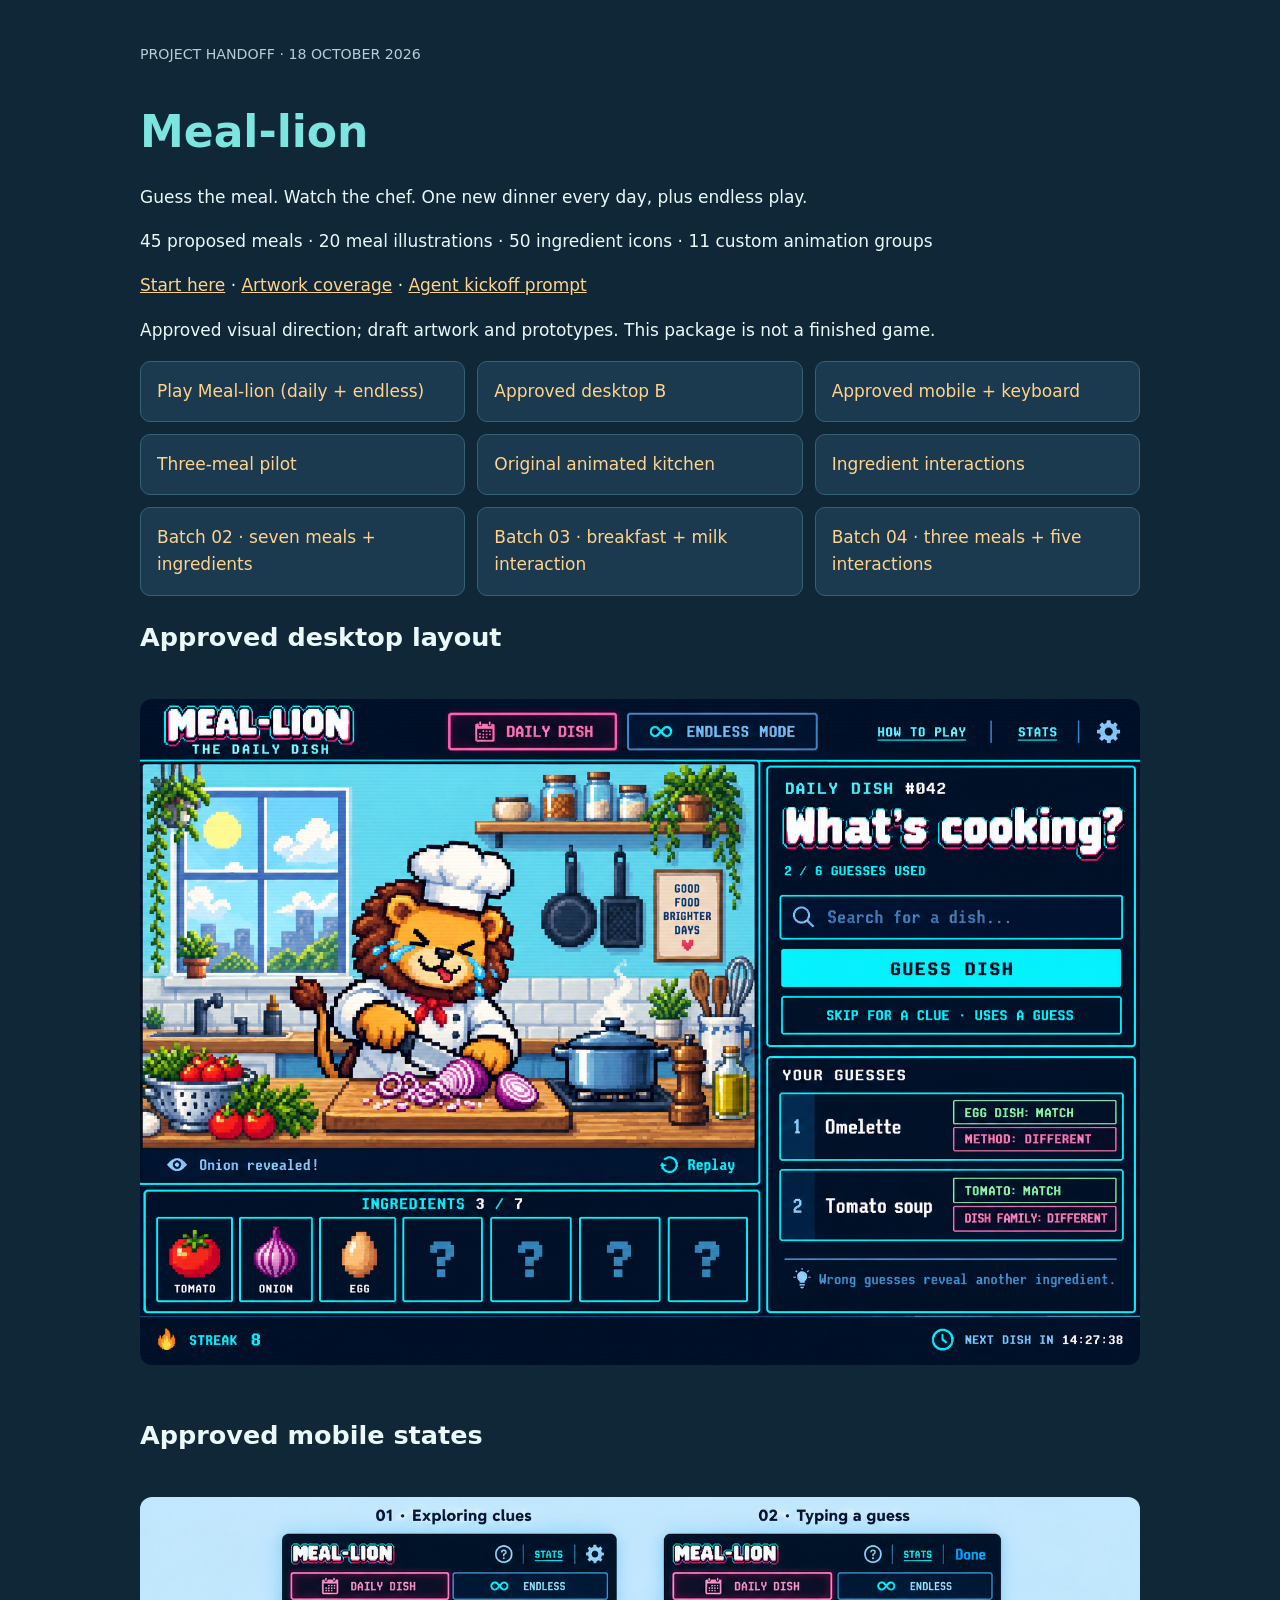
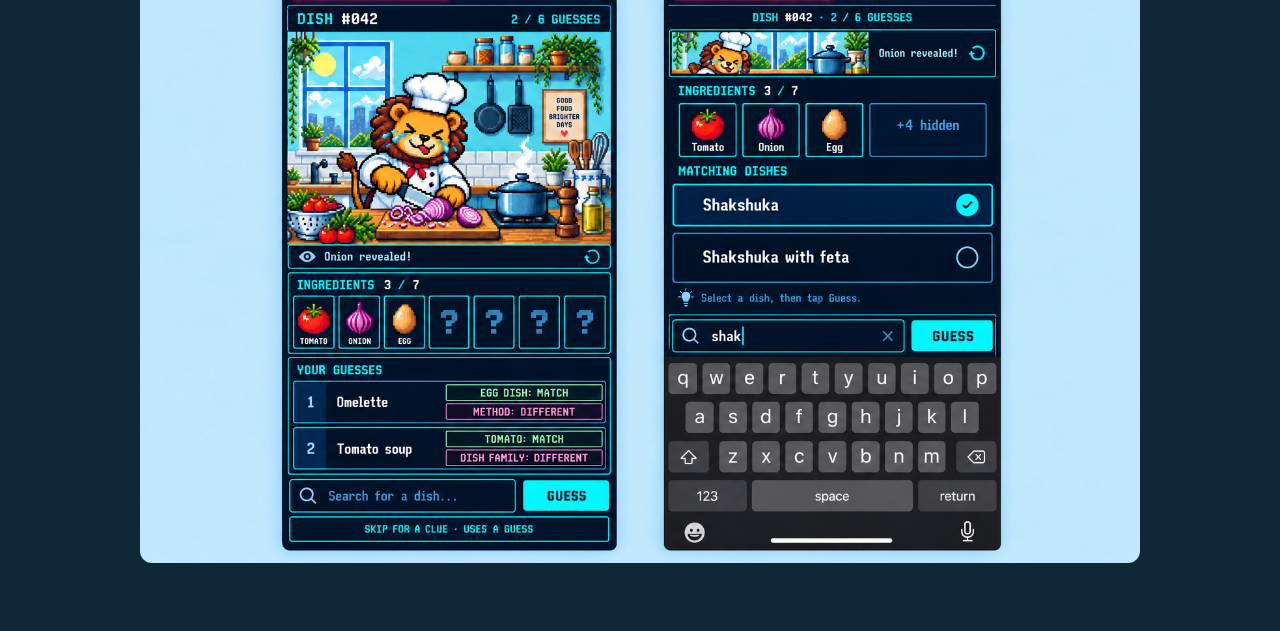
<file: index.html>
<!doctype html><html lang="en"><meta charset="utf-8"><meta name="viewport" content="width=device-width,initial-scale=1"><title>Meal-lion · Handoff</title><style>body{margin:0;background:#102738;color:#eaf9f8;font:17px/1.6 system-ui}main{max-width:1000px;margin:auto;padding:40px 22px}h1{font-size:44px;margin-bottom:8px;color:#7ce5df}a{color:#ffd38b}nav{display:grid;grid-template-columns:repeat(auto-fit,minmax(260px,1fr));gap:12px}nav a{padding:16px;background:#1b3a50;border:1px solid #366174;border-radius:10px;text-decoration:none}img{width:100%;border-radius:12px;margin:20px 0}small{color:#b8cdd7}</style><main><small>PROJECT HANDOFF · 18 OCTOBER 2026</small><h1>Meal-lion</h1><p>Guess the meal. Watch the chef. One new dinner every day, plus endless play.</p><p>45 proposed meals · 20 meal illustrations · 50 ingredient icons · 11 custom animation groups</p><p><a href="START_HERE.md">Start here</a> · <a href="assets/COVERAGE.md">Artwork coverage</a> · <a href="KICKOFF_PROMPT.md">Agent kickoff prompt</a></p><p>Approved visual direction; draft artwork and prototypes. This package is not a finished game.</p><nav><a href="game/">Play Meal-lion (daily + endless)</a><a href="reference/game-layouts/b-split-kitchen.png">Approved desktop B</a><a href="reference/game-layouts/mobile-keyboard-states.png">Approved mobile + keyboard</a><a href="reference/meal-lion-demo/pilot.html">Three-meal pilot</a><a href="reference/meal-lion-demo/index.html">Original animated kitchen</a><a href="reference/meal-lion-demo/ingredients.html">Ingredient interactions</a><a href="reference/meal-lion-assets-batch-02/index.html">Batch 02 · seven meals + ingredients</a><a href="reference/meal-lion-assets-batch-03/index.html">Batch 03 · breakfast + milk interaction</a><a href="reference/meal-lion-assets-batch-04/index.html">Batch 04 · three meals + five interactions</a></nav><h2>Approved desktop layout</h2><img src="reference/game-layouts/b-split-kitchen.png" alt="Approved split kitchen desktop mockup"><h2>Approved mobile states</h2><img src="reference/game-layouts/mobile-keyboard-states.png" alt="Approved mobile browsing and native keyboard layout states"></main></html>
</file>
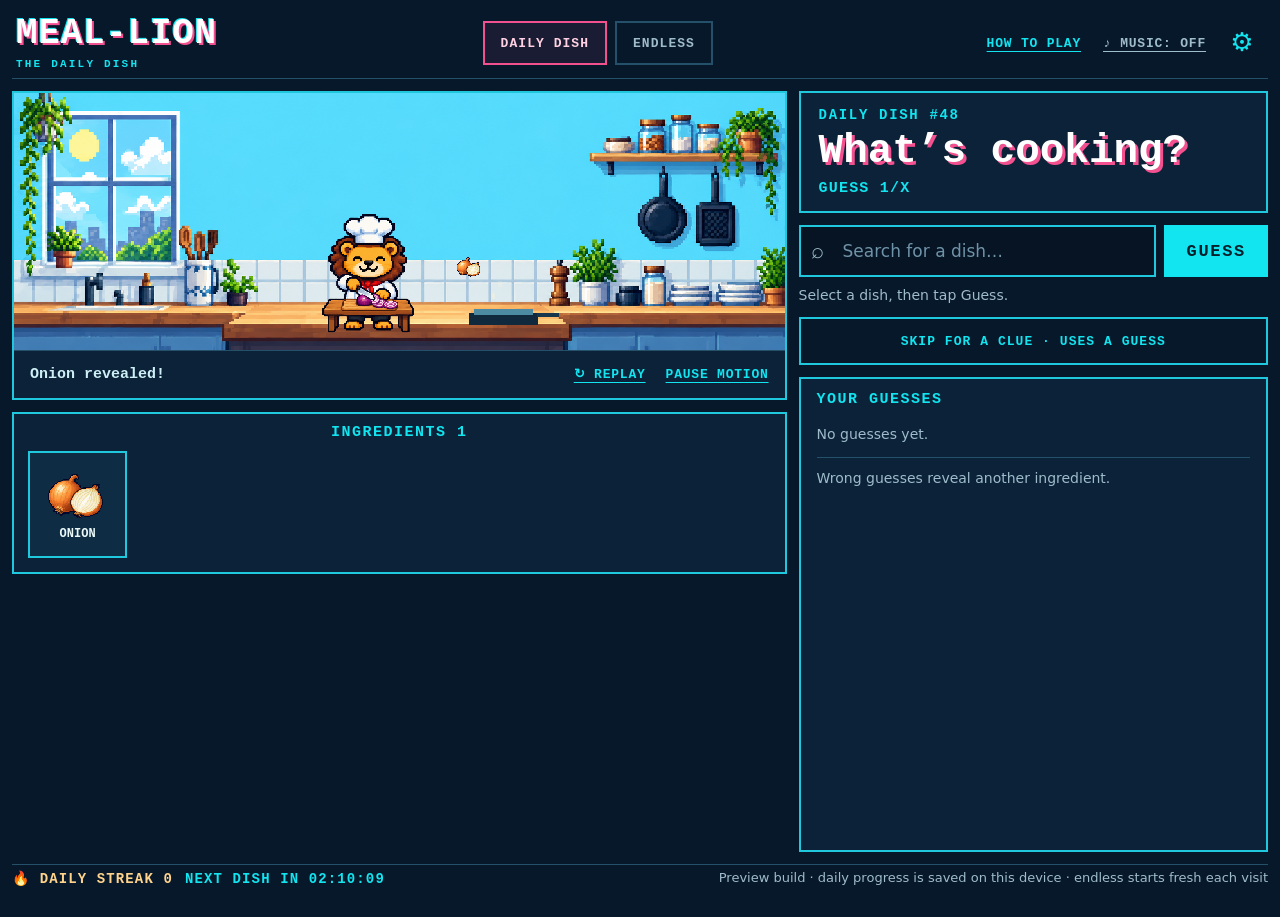
<file: game/index.html>
<!doctype html>
<html lang="en">
<head>
<meta charset="utf-8">
<meta name="viewport" content="width=device-width,initial-scale=1,viewport-fit=cover,interactive-widget=resizes-content">
<meta name="theme-color" content="#0a1a2b">
<title>Meal-lion</title>
<link rel="stylesheet" href="style.css">
</head>
<body>
<div class="app" id="app">
  <header class="top">
    <div class="brand"><span class="logo">MEAL-LION</span><span class="tag">The daily dish</span></div>
    <div class="modes" role="group" aria-label="Game modes">
      <button type="button" class="mode" data-mode="daily" aria-pressed="true">Daily dish</button>
      <button type="button" class="mode" data-mode="endless" aria-pressed="false">Endless</button>
    </div>
    <nav class="links">
      <button type="button" class="link" id="helpBtn">How to play</button>
      <button type="button" class="link music" id="musicBtn" aria-pressed="false">♪ Music: off</button>
      <button type="button" class="icon" id="settingsBtn" aria-label="Settings">⚙</button>
      <button type="button" class="link done" id="doneBtn">Done</button>
    </nav>
  </header>

  <section class="kitchen" aria-label="Kitchen">
    <div class="stage-wrap">
      <canvas id="stage" width="1200" height="400" role="img" aria-label="Leo the lion chef in the pixel kitchen"></canvas>
    </div>
    <div class="caption">
      <p id="caption">Loading the kitchen…</p>
      <button type="button" class="link" id="replayBtn">↻ Replay</button>
      <button type="button" class="link" id="motionBtn" aria-pressed="false">Pause motion</button>
    </div>
  </section>

  <section class="clues-panel" aria-labelledby="cluesHeading">
    <h2 id="cluesHeading">Ingredients <span id="clueCount"></span></h2>
    <ul class="clues" id="clues"></ul>
    <p class="all-shown" id="allShown" hidden>All ingredients revealed</p>
  </section>

  <section class="play" aria-label="Guess the dish">
    <div class="round">
      <p class="eyebrow" id="roundLabel"></p>
      <h1>What’s cooking?</h1>
      <p class="progress" id="progress" aria-live="polite"></p>
    </div>

    <div class="dock" id="dock">
    <form class="composer" id="composer" autocomplete="off" novalidate>
      <div class="combo">
        <span class="search" aria-hidden="true">⌕</span>
        <input id="guess" type="text" role="combobox" aria-autocomplete="list" aria-expanded="false" aria-controls="suggestions"
               aria-describedby="hint" placeholder="Search for a dish…" spellcheck="false" autocapitalize="none" enterkeyhint="go">
        <button type="button" class="clear" id="clearBtn" aria-label="Clear search" hidden>×</button>
      </div>
      <button type="submit" class="primary" id="guessBtn">Guess</button>
    </form>
    <div class="matches" id="matchesWrap" hidden>
      <h2 id="matchesTitle">Matching dishes</h2>
      <ul id="suggestions" role="listbox" aria-labelledby="matchesTitle"></ul>
    </div>
    <p class="hint" id="hint">Select a dish, then tap Guess.</p>
    <p class="error" id="error" role="alert"></p>
    <button type="button" class="secondary" id="skipBtn">Skip for a clue · uses a guess</button>
    </div>

    <section class="result" id="result" hidden aria-labelledby="resultTitle" tabindex="-1">
      <canvas id="plate" width="240" height="240" aria-hidden="true"></canvas>
      <div>
        <p class="eyebrow" id="resultEyebrow"></p>
        <h2 id="resultTitle"></h2>
        <p id="resultText"></p>
        <p class="full" id="resultIngredients"></p>
        <p class="streak-line" id="resultStreak"></p>
        <p class="next-dish" id="resultNext"></p>
        <div class="result-actions">
          <button type="button" class="primary" id="nextBtn">Next meal</button>
        </div>
      </div>
    </section>

    <section class="history" aria-labelledby="historyHeading">
      <h2 id="historyHeading">Your guesses</h2>
      <ol id="history"></ol>
      <p class="empty" id="historyEmpty">No guesses yet.</p>
      <p class="note">Wrong guesses reveal another ingredient.</p>
    </section>
  </section>

  <footer class="foot">
    <span class="streak" id="streakLabel"></span>
    <span class="countdown" id="countdown" aria-live="off"></span>
    <button type="button" class="primary small-btn" id="newDayBtn" hidden>New dish ready — play it</button>
    <span class="build">Preview build · daily progress is saved on this device · endless starts fresh each visit</span>
  </footer>
</div>

<p class="sr" id="announce" aria-live="polite"></p>

<dialog id="settings" aria-labelledby="settingsTitle">
  <form method="dialog">
    <h2 id="settingsTitle">Settings</h2>
    <label class="opt"><input type="checkbox" id="optClue" checked>
      <span><b>Start with one free ingredient</b><small>Applies from the next round. Turn off to start with none.</small></span></label>
    <label class="opt"><input type="checkbox" id="optHide" checked>
      <span><b>Hide ingredient total</b><small>On by default. Shows “Guess 1/X” and hides empty clue slots. You’ll still be told when every ingredient is out and when it’s your last guess.</small></span></label>
    <label class="opt"><input type="checkbox" id="optMotion">
      <span><b>Reduce motion</b><small>Shows still poses instead of animation.</small></span></label>
    <label class="opt"><input type="checkbox" id="optSfx" checked>
      <span><b>Sound effects</b><small>Blips for picks, reveals, wrong guesses and results.</small></span></label>
    <label class="opt"><input type="checkbox" id="optMusic">
      <span><b>Music</b><small>A little kitchen tune on loop. Also the ♪ Music button up top.</small></span></label>
    <p class="small">Settings reset when you reload the page.</p>
    <button class="primary" value="close">Done</button>
  </form>
</dialog>

<dialog id="help" aria-labelledby="helpTitle">
  <form method="dialog">
    <h2 id="helpTitle">How to play</h2>
    <ul>
      <li>Leo is cooking a dish. Guess it from the ingredients.</li>
      <li>You get one guess per ingredient in the dish. The total stays hidden, but you’ll be told when it’s your last guess.</li>
      <li>Each wrong guess reveals another ingredient.</li>
      <li>Skipping reveals an ingredient but uses a guess. You can’t skip your last guess.</li>
      <li>Pick a dish from the list, then press Guess.</li>
      <li><b>Daily dish:</b> one dish for everyone, new at midnight US Eastern. <b>Endless:</b> keep playing other dishes.</li>
    </ul>
    <button class="primary" value="close">Got it</button>
  </form>
</dialog>

<script type="module" src="app.mjs"></script>
</body>
</html>
</file>
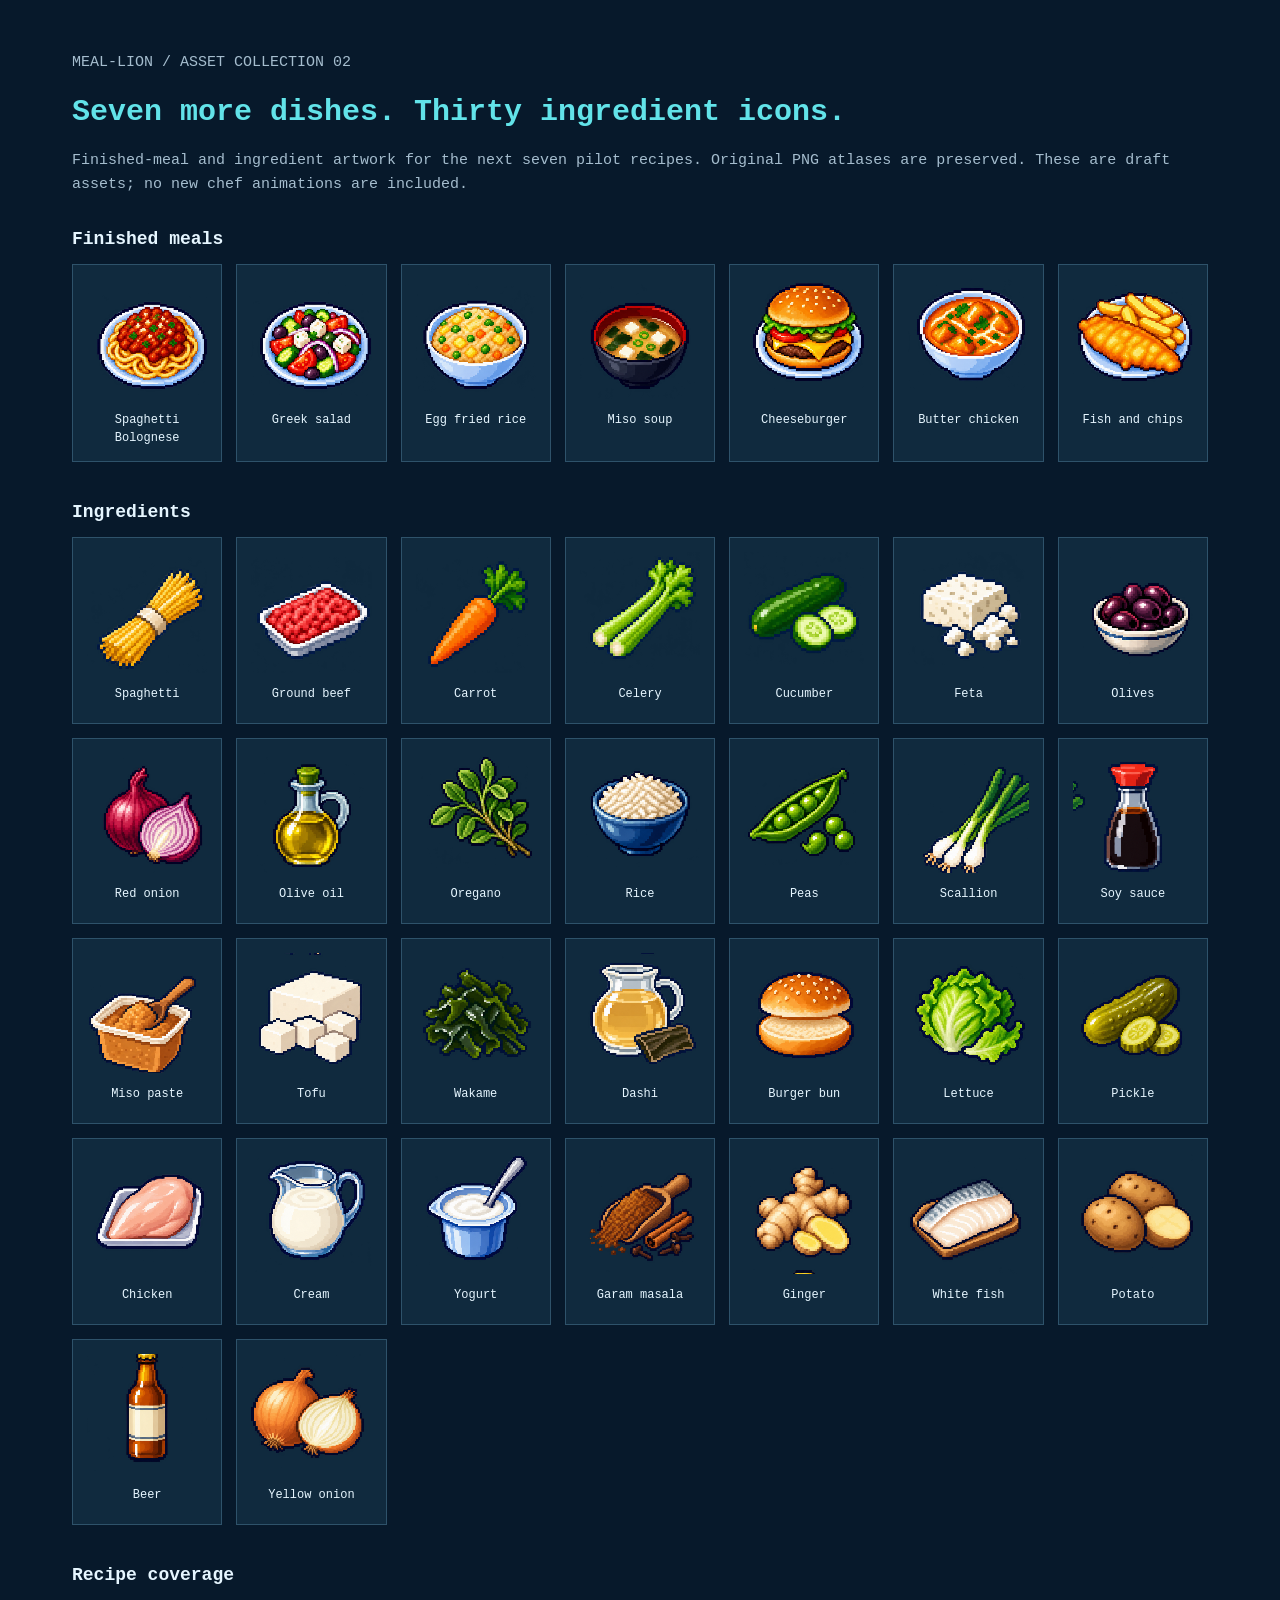
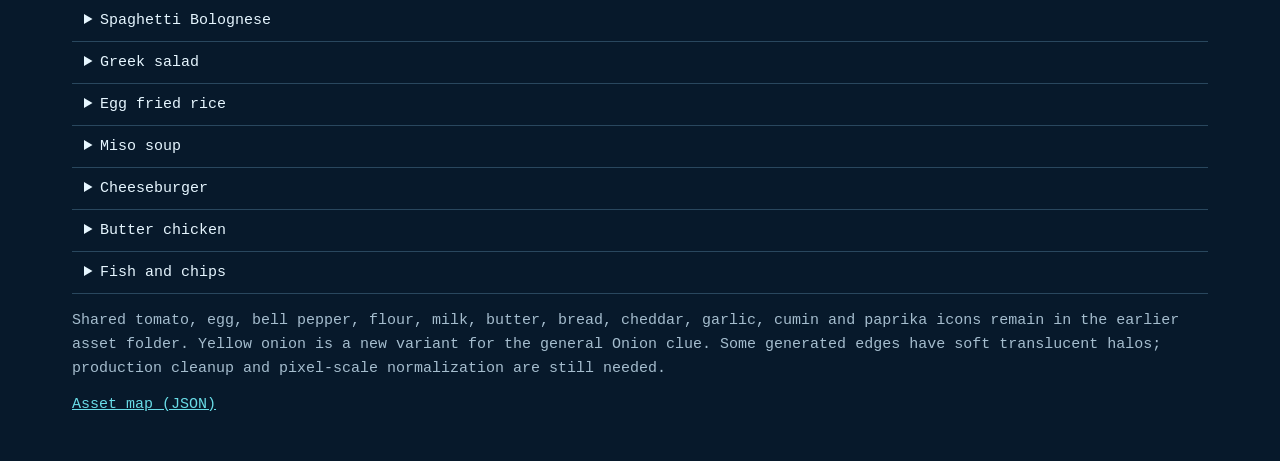
<file: reference/meal-lion-assets-batch-02/index.html>
<!doctype html><html lang="en"><meta charset="utf-8"><meta name="viewport" content="width=device-width,initial-scale=1"><title>Meal-lion · Asset batch 02</title><style>*{box-sizing:border-box}body{background:#07192b;color:#e6f6ff;font:15px monospace;margin:0}main{max-width:1180px;margin:auto;padding:36px 22px}h1{color:#62e3e9;font-size:30px}p{color:#a5bdce;line-height:1.6}.grid{display:grid;grid-template-columns:repeat(auto-fit,minmax(150px,1fr));gap:14px;margin-bottom:40px}.card{background:#102a3e;border:1px solid #2e526a;padding:14px;text-align:center}.art{width:100%;aspect-ratio:1;background-repeat:no-repeat;image-rendering:pixelated}.card span{display:block;font-size:12px;line-height:1.5;min-height:36px;padding-top:12px}h2{font-size:18px;margin-top:32px}a{color:#69dce7}details{padding:12px;border-bottom:1px solid #29475e}summary{cursor:pointer}small{color:#b6c8d5}</style><main><p>MEAL-LION / ASSET COLLECTION 02</p><h1>Seven more dishes. Thirty ingredient icons.</h1><p>Finished-meal and ingredient artwork for the next seven pilot recipes. Original PNG atlases are preserved. These are draft assets; no new chef animations are included.</p><h2>Finished meals</h2><div class="grid"><div class="card"><div class="art" role="img" aria-label="Spaghetti Bolognese" style="background-image:url('meals-seven.png');background-size:400% 200%;background-position:0% 0%"></div><span>Spaghetti Bolognese</span></div><div class="card"><div class="art" role="img" aria-label="Greek salad" style="background-image:url('meals-seven.png');background-size:400% 200%;background-position:33.333333333333336% 0%"></div><span>Greek salad</span></div><div class="card"><div class="art" role="img" aria-label="Egg fried rice" style="background-image:url('meals-seven.png');background-size:400% 200%;background-position:66.66666666666667% 0%"></div><span>Egg fried rice</span></div><div class="card"><div class="art" role="img" aria-label="Miso soup" style="background-image:url('meals-seven.png');background-size:400% 200%;background-position:100% 0%"></div><span>Miso soup</span></div><div class="card"><div class="art" role="img" aria-label="Cheeseburger" style="background-image:url('meals-seven.png');background-size:400% 200%;background-position:0% 100%"></div><span>Cheeseburger</span></div><div class="card"><div class="art" role="img" aria-label="Butter chicken" style="background-image:url('meals-seven.png');background-size:400% 200%;background-position:33.333333333333336% 100%"></div><span>Butter chicken</span></div><div class="card"><div class="art" role="img" aria-label="Fish and chips" style="background-image:url('meals-seven.png');background-size:400% 200%;background-position:66.66666666666667% 100%"></div><span>Fish and chips</span></div></div><h2>Ingredients</h2><div class="grid"><div class="card"><div class="art" role="img" aria-label="Spaghetti" style="background-image:url('ingredients-01.png');background-size:300% 200%;background-position:0% 0%"></div><span>Spaghetti</span></div><div class="card"><div class="art" role="img" aria-label="Ground beef" style="background-image:url('ingredients-01.png');background-size:300% 200%;background-position:50% 0%"></div><span>Ground beef</span></div><div class="card"><div class="art" role="img" aria-label="Carrot" style="background-image:url('ingredients-01.png');background-size:300% 200%;background-position:100% 0%"></div><span>Carrot</span></div><div class="card"><div class="art" role="img" aria-label="Celery" style="background-image:url('ingredients-01.png');background-size:300% 200%;background-position:0% 100%"></div><span>Celery</span></div><div class="card"><div class="art" role="img" aria-label="Cucumber" style="background-image:url('ingredients-01.png');background-size:300% 200%;background-position:50% 100%"></div><span>Cucumber</span></div><div class="card"><div class="art" role="img" aria-label="Feta" style="background-image:url('ingredients-01.png');background-size:300% 200%;background-position:100% 100%"></div><span>Feta</span></div><div class="card"><div class="art" role="img" aria-label="Olives" style="background-image:url('ingredients-02.png');background-size:300% 200%;background-position:0% 0%"></div><span>Olives</span></div><div class="card"><div class="art" role="img" aria-label="Red onion" style="background-image:url('ingredients-02.png');background-size:300% 200%;background-position:50% 0%"></div><span>Red onion</span></div><div class="card"><div class="art" role="img" aria-label="Olive oil" style="background-image:url('ingredients-02.png');background-size:300% 200%;background-position:100% 0%"></div><span>Olive oil</span></div><div class="card"><div class="art" role="img" aria-label="Oregano" style="background-image:url('ingredients-02.png');background-size:300% 200%;background-position:0% 100%"></div><span>Oregano</span></div><div class="card"><div class="art" role="img" aria-label="Rice" style="background-image:url('ingredients-02.png');background-size:300% 200%;background-position:50% 100%"></div><span>Rice</span></div><div class="card"><div class="art" role="img" aria-label="Peas" style="background-image:url('ingredients-02.png');background-size:300% 200%;background-position:100% 100%"></div><span>Peas</span></div><div class="card"><div class="art" role="img" aria-label="Scallion" style="background-image:url('ingredients-03.png');background-size:300% 200%;background-position:0% 0%"></div><span>Scallion</span></div><div class="card"><div class="art" role="img" aria-label="Soy sauce" style="background-image:url('ingredients-03.png');background-size:300% 200%;background-position:50% 0%"></div><span>Soy sauce</span></div><div class="card"><div class="art" role="img" aria-label="Miso paste" style="background-image:url('ingredients-03.png');background-size:300% 200%;background-position:100% 0%"></div><span>Miso paste</span></div><div class="card"><div class="art" role="img" aria-label="Tofu" style="background-image:url('ingredients-03.png');background-size:300% 200%;background-position:0% 100%"></div><span>Tofu</span></div><div class="card"><div class="art" role="img" aria-label="Wakame" style="background-image:url('ingredients-03.png');background-size:300% 200%;background-position:50% 100%"></div><span>Wakame</span></div><div class="card"><div class="art" role="img" aria-label="Dashi" style="background-image:url('ingredients-03.png');background-size:300% 200%;background-position:100% 100%"></div><span>Dashi</span></div><div class="card"><div class="art" role="img" aria-label="Burger bun" style="background-image:url('ingredients-04.png');background-size:300% 200%;background-position:0% 0%"></div><span>Burger bun</span></div><div class="card"><div class="art" role="img" aria-label="Lettuce" style="background-image:url('ingredients-04.png');background-size:300% 200%;background-position:50% 0%"></div><span>Lettuce</span></div><div class="card"><div class="art" role="img" aria-label="Pickle" style="background-image:url('ingredients-04.png');background-size:300% 200%;background-position:100% 0%"></div><span>Pickle</span></div><div class="card"><div class="art" role="img" aria-label="Chicken" style="background-image:url('ingredients-04.png');background-size:300% 200%;background-position:0% 100%"></div><span>Chicken</span></div><div class="card"><div class="art" role="img" aria-label="Cream" style="background-image:url('ingredients-04.png');background-size:300% 200%;background-position:50% 100%"></div><span>Cream</span></div><div class="card"><div class="art" role="img" aria-label="Yogurt" style="background-image:url('ingredients-04.png');background-size:300% 200%;background-position:100% 100%"></div><span>Yogurt</span></div><div class="card"><div class="art" role="img" aria-label="Garam masala" style="background-image:url('ingredients-05.png');background-size:300% 200%;background-position:0% 0%"></div><span>Garam masala</span></div><div class="card"><div class="art" role="img" aria-label="Ginger" style="background-image:url('ingredients-05.png');background-size:300% 200%;background-position:50% 0%"></div><span>Ginger</span></div><div class="card"><div class="art" role="img" aria-label="White fish" style="background-image:url('ingredients-05.png');background-size:300% 200%;background-position:100% 0%"></div><span>White fish</span></div><div class="card"><div class="art" role="img" aria-label="Potato" style="background-image:url('ingredients-05.png');background-size:300% 200%;background-position:0% 100%"></div><span>Potato</span></div><div class="card"><div class="art" role="img" aria-label="Beer" style="background-image:url('ingredients-05.png');background-size:300% 200%;background-position:50% 100%"></div><span>Beer</span></div><div class="card"><div class="art" role="img" aria-label="Yellow onion" style="background-image:url('ingredients-05.png');background-size:300% 200%;background-position:100% 100%"></div><span>Yellow onion</span></div></div><h2>Recipe coverage</h2><details><summary>Spaghetti Bolognese</summary><p>Spaghetti · Ground beef · Tomato · Onion · Carrot · Celery</p></details><details><summary>Greek salad</summary><p>Tomato · Cucumber · Feta · Olives · Red onion · Olive oil · Oregano</p></details><details><summary>Egg fried rice</summary><p>Rice · Egg · Peas · Carrot · Scallion · Soy sauce</p></details><details><summary>Miso soup</summary><p>Miso paste · Tofu · Wakame · Dashi · Scallion</p></details><details><summary>Cheeseburger</summary><p>Burger bun · Ground beef · Cheddar · Lettuce · Tomato · Pickle</p></details><details><summary>Butter chicken</summary><p>Chicken · Tomato · Butter · Cream · Yogurt · Garam masala · Ginger · Garlic</p></details><details><summary>Fish and chips</summary><p>White fish · Potato · Flour · Beer</p></details><p>Shared tomato, egg, bell pepper, flour, milk, butter, bread, cheddar, garlic, cumin and paprika icons remain in the earlier asset folder. Yellow onion is a new variant for the general Onion clue. Some generated edges have soft translucent halos; production cleanup and pixel-scale normalization are still needed.</p><a href="manifest.json">Asset map (JSON)</a></main></html>
</file>
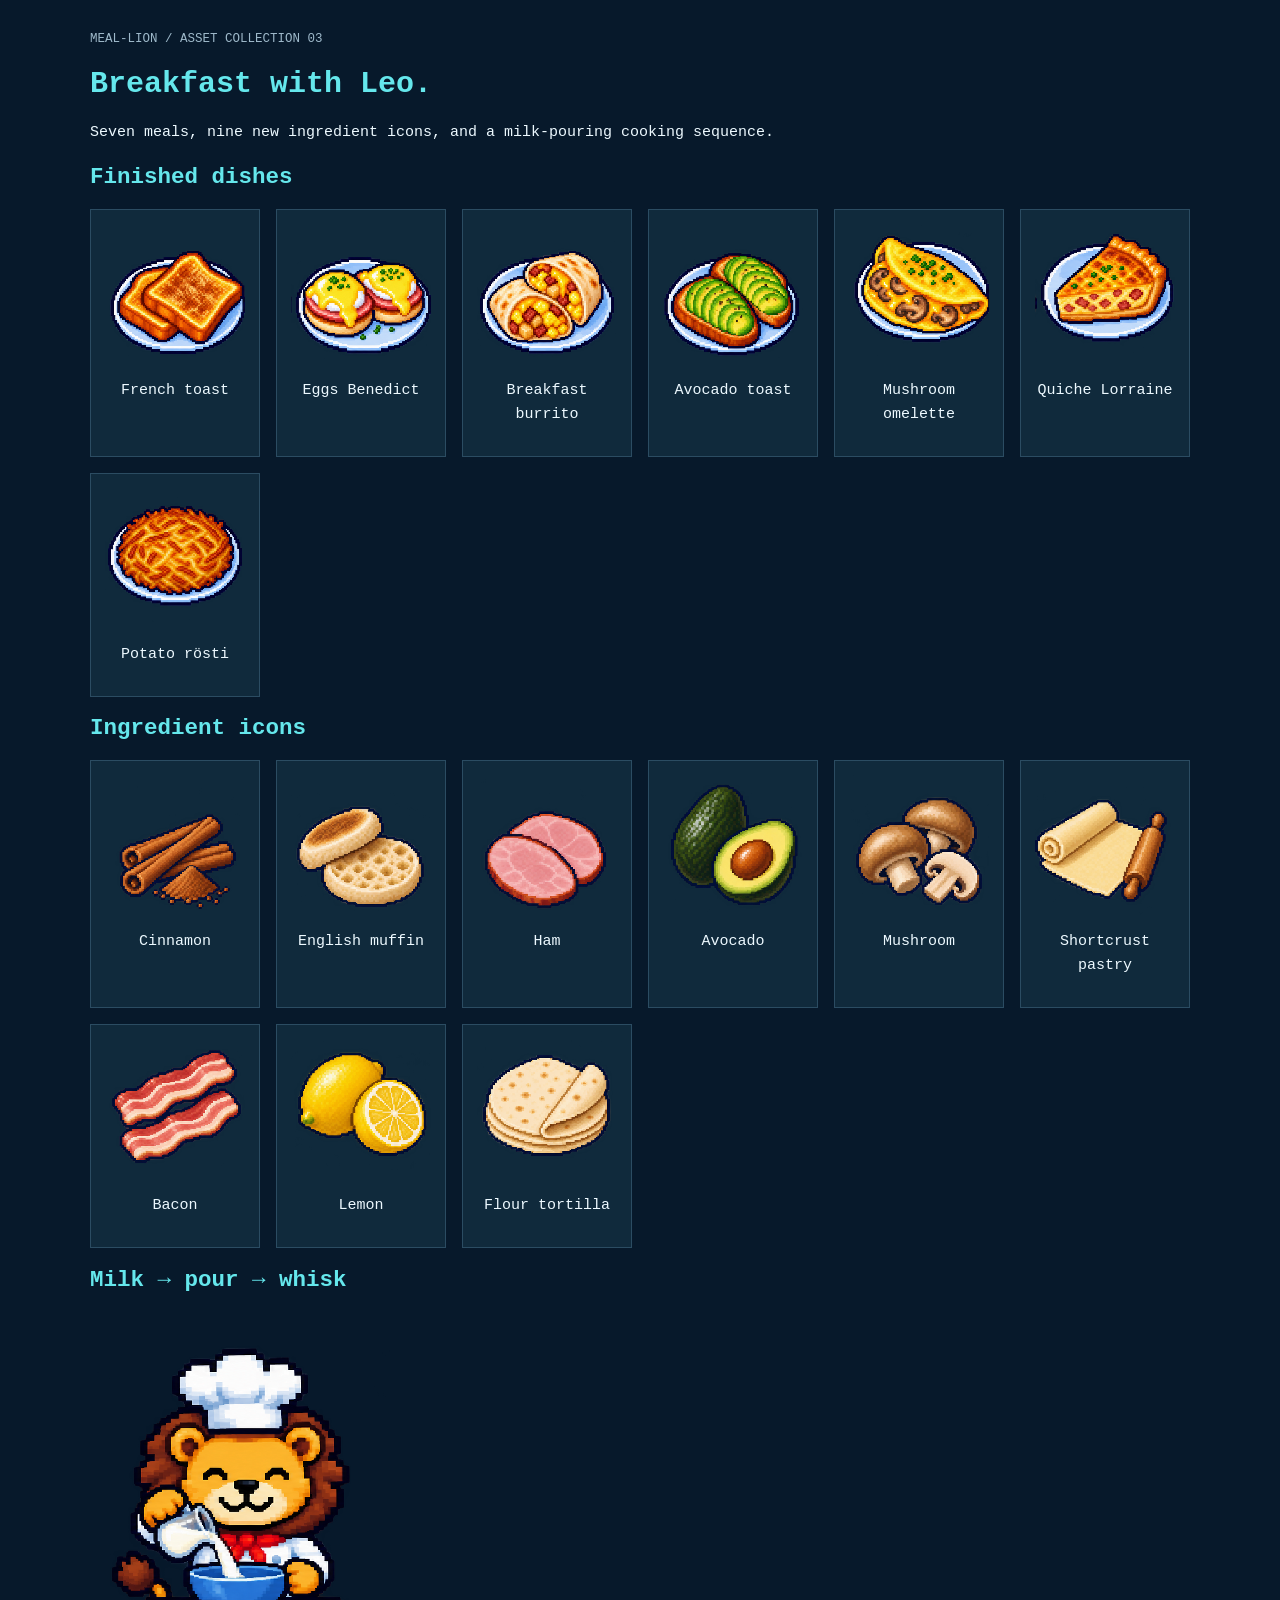
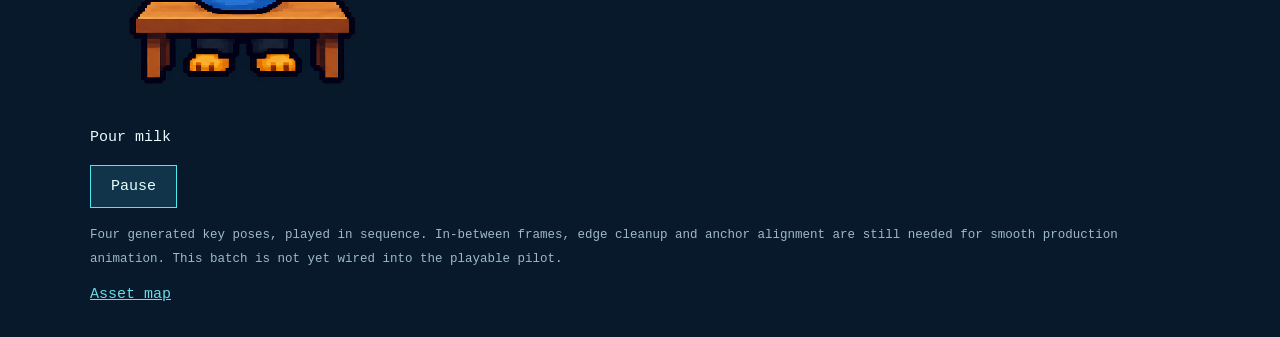
<file: reference/meal-lion-assets-batch-03/index.html>
<!doctype html><html lang="en"><meta charset="utf-8"><meta name="viewport" content="width=device-width,initial-scale=1"><title>Meal-lion · Breakfast batch</title><style>body{margin:0;background:#07192b;color:#edf9ff;font:15px monospace}main{max-width:1100px;margin:auto;padding:30px 20px}h1,h2{color:#65e7ec}p{line-height:1.6}.grid{display:grid;grid-template-columns:repeat(auto-fit,minmax(160px,1fr));gap:16px}.card{padding:14px;background:#102a3c;border:1px solid #2b4c62;text-align:center}.art{aspect-ratio:1;background-repeat:no-repeat;image-rendering:pixelated}.leo{max-width:300px;aspect-ratio:3/4;background:url(leo-milk.png) 0 0/400% 100%;image-rendering:pixelated}button{background:#12344a;color:#e8ffff;border:1px solid #4de7ed;padding:12px 20px;font:inherit;cursor:pointer}button:focus-visible{outline:3px solid #ff72a5}small{color:#9eb9ca}a{color:#69dce7}</style><main><small>MEAL-LION / ASSET COLLECTION 03</small><h1>Breakfast with Leo.</h1><p>Seven meals, nine new ingredient icons, and a milk-pouring cooking sequence.</p><h2>Finished dishes</h2><div class="grid"><div class="card"><div class="art" role="img" aria-label="French toast" style="background-image:url(meals-breakfast.png);background-size:400% 200%;background-position:0% 0%"></div><p>French toast</p></div><div class="card"><div class="art" role="img" aria-label="Eggs Benedict" style="background-image:url(meals-breakfast.png);background-size:400% 200%;background-position:33.333333333333336% 0%"></div><p>Eggs Benedict</p></div><div class="card"><div class="art" role="img" aria-label="Breakfast burrito" style="background-image:url(meals-breakfast.png);background-size:400% 200%;background-position:66.66666666666667% 0%"></div><p>Breakfast burrito</p></div><div class="card"><div class="art" role="img" aria-label="Avocado toast" style="background-image:url(meals-breakfast.png);background-size:400% 200%;background-position:100% 0%"></div><p>Avocado toast</p></div><div class="card"><div class="art" role="img" aria-label="Mushroom omelette" style="background-image:url(meals-breakfast.png);background-size:400% 200%;background-position:0% 100%"></div><p>Mushroom omelette</p></div><div class="card"><div class="art" role="img" aria-label="Quiche Lorraine" style="background-image:url(meals-breakfast.png);background-size:400% 200%;background-position:33.333333333333336% 100%"></div><p>Quiche Lorraine</p></div><div class="card"><div class="art" role="img" aria-label="Potato rösti" style="background-image:url(meals-breakfast.png);background-size:400% 200%;background-position:66.66666666666667% 100%"></div><p>Potato rösti</p></div></div><h2>Ingredient icons</h2><div class="grid"><div class="card"><div class="art" role="img" aria-label="Cinnamon" style="background-image:url(ingredients-breakfast.png);background-size:300% 300%;background-position:0% 0%"></div><p>Cinnamon</p></div><div class="card"><div class="art" role="img" aria-label="English muffin" style="background-image:url(ingredients-breakfast.png);background-size:300% 300%;background-position:50% 0%"></div><p>English muffin</p></div><div class="card"><div class="art" role="img" aria-label="Ham" style="background-image:url(ingredients-breakfast.png);background-size:300% 300%;background-position:100% 0%"></div><p>Ham</p></div><div class="card"><div class="art" role="img" aria-label="Avocado" style="background-image:url(ingredients-breakfast.png);background-size:300% 300%;background-position:0% 50%"></div><p>Avocado</p></div><div class="card"><div class="art" role="img" aria-label="Mushroom" style="background-image:url(ingredients-breakfast.png);background-size:300% 300%;background-position:50% 50%"></div><p>Mushroom</p></div><div class="card"><div class="art" role="img" aria-label="Shortcrust pastry" style="background-image:url(ingredients-breakfast.png);background-size:300% 300%;background-position:100% 50%"></div><p>Shortcrust pastry</p></div><div class="card"><div class="art" role="img" aria-label="Bacon" style="background-image:url(ingredients-breakfast.png);background-size:300% 300%;background-position:0% 100%"></div><p>Bacon</p></div><div class="card"><div class="art" role="img" aria-label="Lemon" style="background-image:url(ingredients-breakfast.png);background-size:300% 300%;background-position:50% 100%"></div><p>Lemon</p></div><div class="card"><div class="art" role="img" aria-label="Flour tortilla" style="background-image:url(ingredients-breakfast.png);background-size:300% 300%;background-position:100% 100%"></div><p>Flour tortilla</p></div></div><h2>Milk → pour → whisk</h2><div class="leo" role="img" aria-label="Leo pouring milk and whisking batter"></div><p id="stage">Hold milk</p><button id="play" aria-pressed="false">Pause</button><p><small>Four generated key poses, played in sequence. In-between frames, edge cleanup and anchor alignment are still needed for smooth production animation. This batch is not yet wired into the playable pilot.</small></p><a href="manifest.json">Asset map</a></main><script>const seq=['Hold milk','Pour milk','Whisk','Lift whisk'],dur=[750,750,900,1000];let frame=0,elapsed=0,last=0,paused=matchMedia('(prefers-reduced-motion: reduce)').matches;const button=document.querySelector('#play');function sync(){button.textContent=paused?'Play':'Pause';button.setAttribute('aria-pressed',paused)}button.onclick=()=>{paused=!paused;sync()};sync();function step(t){if(last&&!paused){elapsed+=Math.min(t-last,100);if(elapsed>=dur[frame]){elapsed=0;frame=(frame+1)%4;document.querySelector('.leo').style.backgroundPosition=(frame*100/3)+'% 0';document.querySelector('#stage').textContent=seq[frame]}}last=t;requestAnimationFrame(step)}requestAnimationFrame(step);</script></html>
</file>
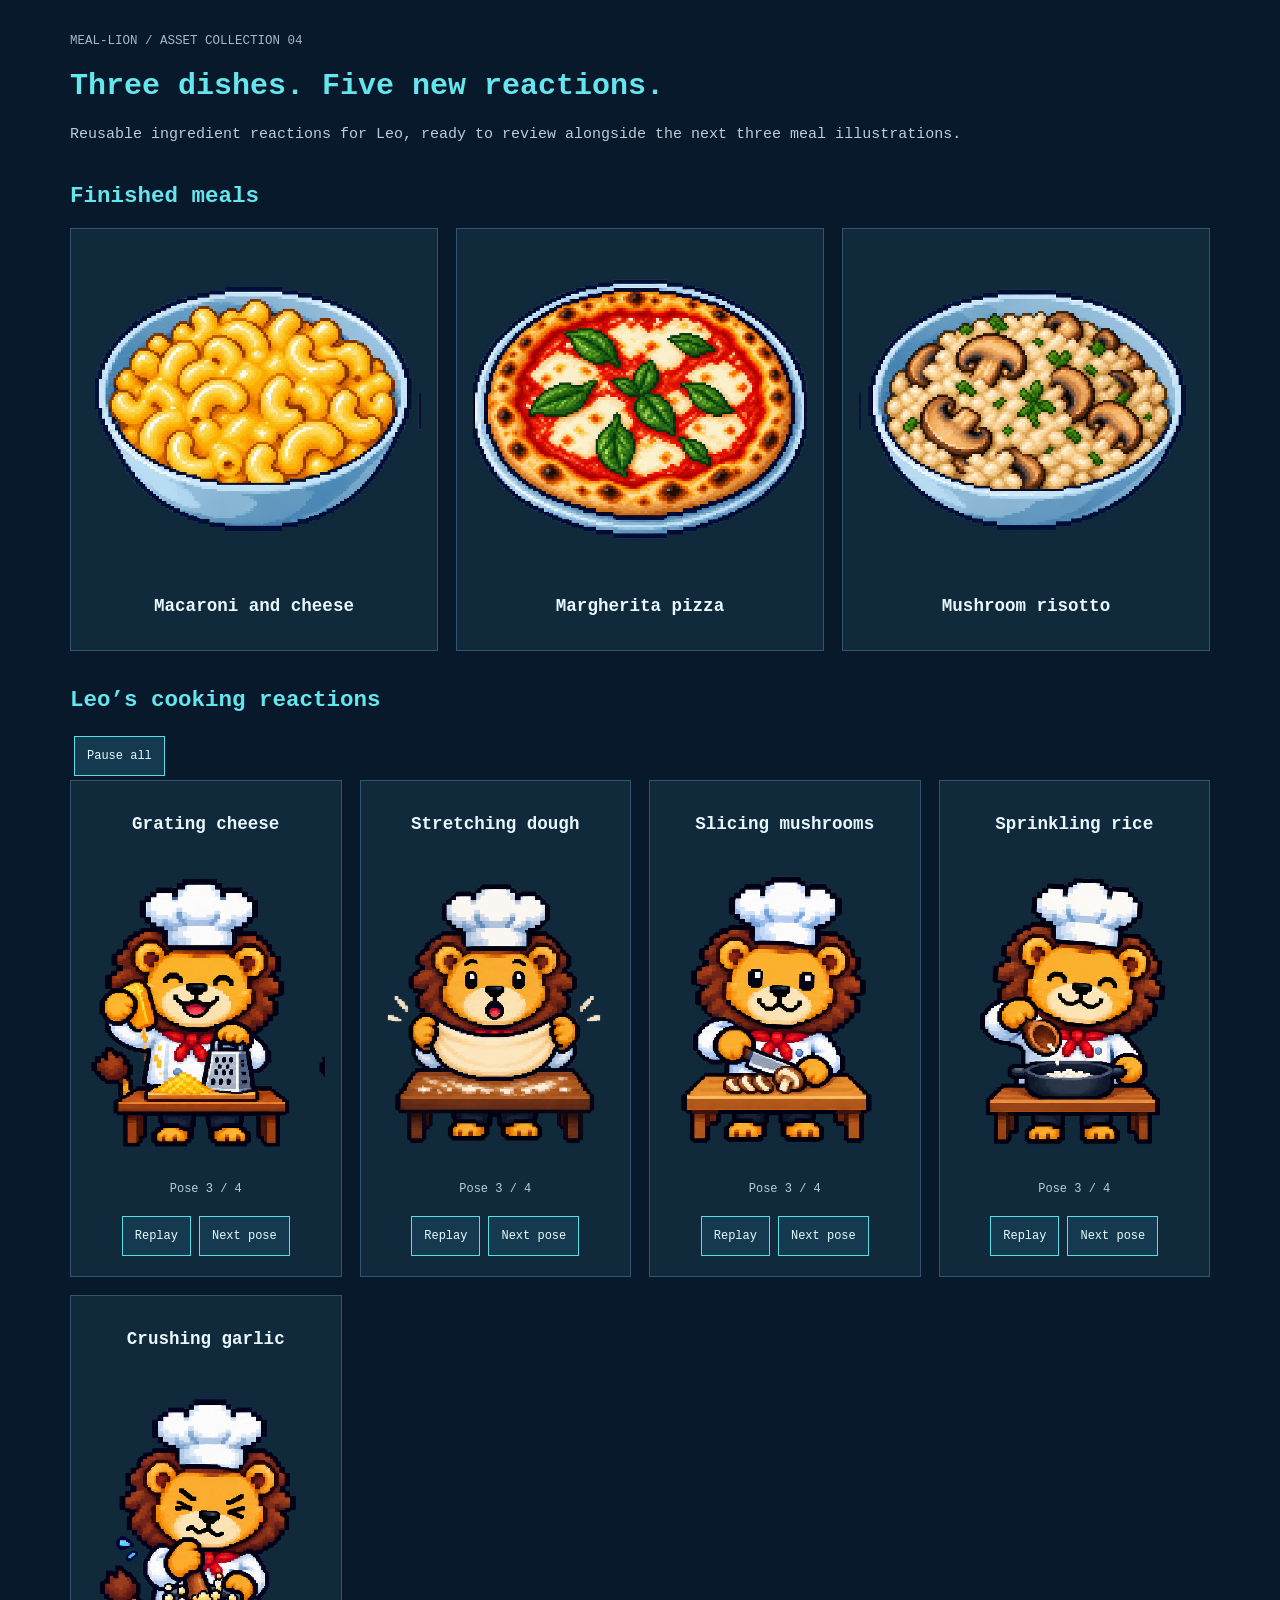
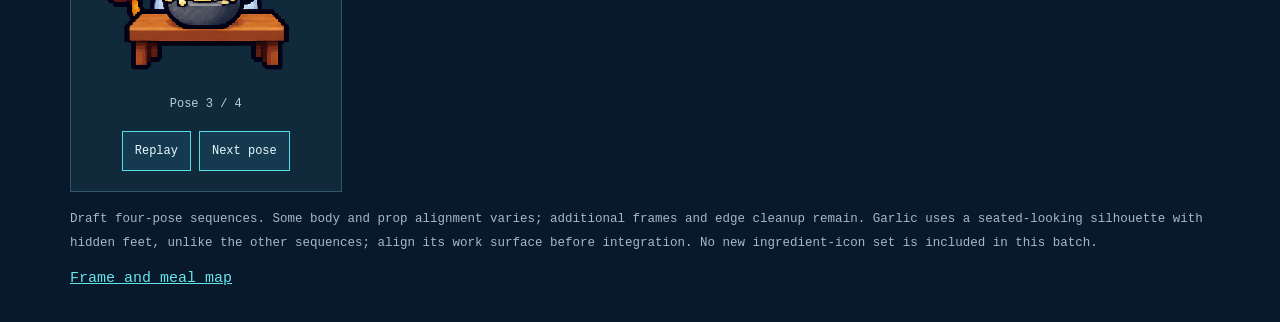
<file: reference/meal-lion-assets-batch-04/index.html>
<!doctype html><html lang="en"><meta charset="utf-8"><meta name="viewport" content="width=device-width,initial-scale=1"><title>Meal-lion · Three meals, five reactions</title><style>*{box-sizing:border-box}body{margin:0;background:#07192b;color:#e9f8ff;font:15px monospace}main{max-width:1180px;margin:auto;padding:32px 20px}h1,h2{color:#65e5ed}p{line-height:1.6;color:#b8cedc}.grid{display:grid;grid-template-columns:repeat(auto-fit,minmax(240px,1fr));gap:18px}article{background:#102a3c;border:1px solid #30556d;padding:16px;text-align:center}.dish{aspect-ratio:1;background:url(meals.png) no-repeat;background-size:300% 100%;image-rendering:pixelated}.sprite{aspect-ratio:3/4;background-size:400% 100%;background-repeat:no-repeat;image-rendering:pixelated}button{font:inherit;font-size:12px;color:#e7fbff;background:#153a50;border:1px solid #58dce5;padding:12px;cursor:pointer;margin:4px}button:focus-visible{outline:3px solid #ff76a6}.label{font-size:12px}a{color:#67e3e9}small{color:#a4b9c9}h2{margin-top:36px}</style><main><small>MEAL-LION / ASSET COLLECTION 04</small><h1>Three dishes. Five new reactions.</h1><p>Reusable ingredient reactions for Leo, ready to review alongside the next three meal illustrations.</p><h2>Finished meals</h2><div class="grid"><article><div class="dish" role="img" aria-label="Macaroni and cheese" style="background-position:0% 0"></div><h3>Macaroni and cheese</h3></article><article><div class="dish" role="img" aria-label="Margherita pizza" style="background-position:50% 0"></div><h3>Margherita pizza</h3></article><article><div class="dish" role="img" aria-label="Mushroom risotto" style="background-position:100% 0"></div><h3>Mushroom risotto</h3></article></div><h2>Leo’s cooking reactions</h2><button id="pause" aria-pressed="false">Pause all</button><div class="grid"><article class="anim"><h3>Grating cheese</h3><div class="sprite" role="img" aria-label="Leo: Grating cheese" style="background-image:url(leo-cheese.png)"></div><p class="label">Pose 1 / 4</p><button class="replay">Replay</button><button class="next">Next pose</button></article><article class="anim"><h3>Stretching dough</h3><div class="sprite" role="img" aria-label="Leo: Stretching dough" style="background-image:url(leo-dough.png)"></div><p class="label">Pose 1 / 4</p><button class="replay">Replay</button><button class="next">Next pose</button></article><article class="anim"><h3>Slicing mushrooms</h3><div class="sprite" role="img" aria-label="Leo: Slicing mushrooms" style="background-image:url(leo-mushroom.png)"></div><p class="label">Pose 1 / 4</p><button class="replay">Replay</button><button class="next">Next pose</button></article><article class="anim"><h3>Sprinkling rice</h3><div class="sprite" role="img" aria-label="Leo: Sprinkling rice" style="background-image:url(leo-rice.png)"></div><p class="label">Pose 1 / 4</p><button class="replay">Replay</button><button class="next">Next pose</button></article><article class="anim"><h3>Crushing garlic</h3><div class="sprite" role="img" aria-label="Leo: Crushing garlic" style="background-image:url(leo-garlic.png)"></div><p class="label">Pose 1 / 4</p><button class="replay">Replay</button><button class="next">Next pose</button></article></div><p><small>Draft four-pose sequences. Some body and prop alignment varies; additional frames and edge cleanup remain. Garlic uses a seated-looking silhouette with hidden feet, unlike the other sequences; align its work surface before integration. No new ingredient-icon set is included in this batch.</small></p><a href="manifest.json">Frame and meal map</a></main><script>const frames=[0,1,2,1,2,3],items=[...document.querySelectorAll('.anim')].map(el=>({el,index:0,t:0}));let paused=matchMedia('(prefers-reduced-motion: reduce)').matches,last=0;const pause=document.querySelector('#pause');function sync(){pause.textContent=paused?'Play all':'Pause all';pause.setAttribute('aria-pressed',paused)}function render(a){const f=frames[a.index];a.el.querySelector('.sprite').style.backgroundPosition=(f*100/3)+'% 0';a.el.querySelector('.label').textContent='Pose '+(f+1)+' / 4'}pause.onclick=()=>{paused=!paused;sync()};items.forEach(a=>{a.el.querySelector('.replay').onclick=()=>{a.index=0;a.t=0;paused=false;sync();render(a)};a.el.querySelector('.next').onclick=()=>{paused=true;sync();const n=(frames[a.index]+1)%4;a.index=frames.indexOf(n);a.t=0;render(a)}});sync();function tick(t){const d=last?Math.min(t-last,100):0;last=t;if(!paused)items.forEach(a=>{a.t+=d;if(a.t>=650){a.t=0;a.index=(a.index+1)%frames.length;render(a)}});requestAnimationFrame(tick)}requestAnimationFrame(tick);</script></html>
</file>
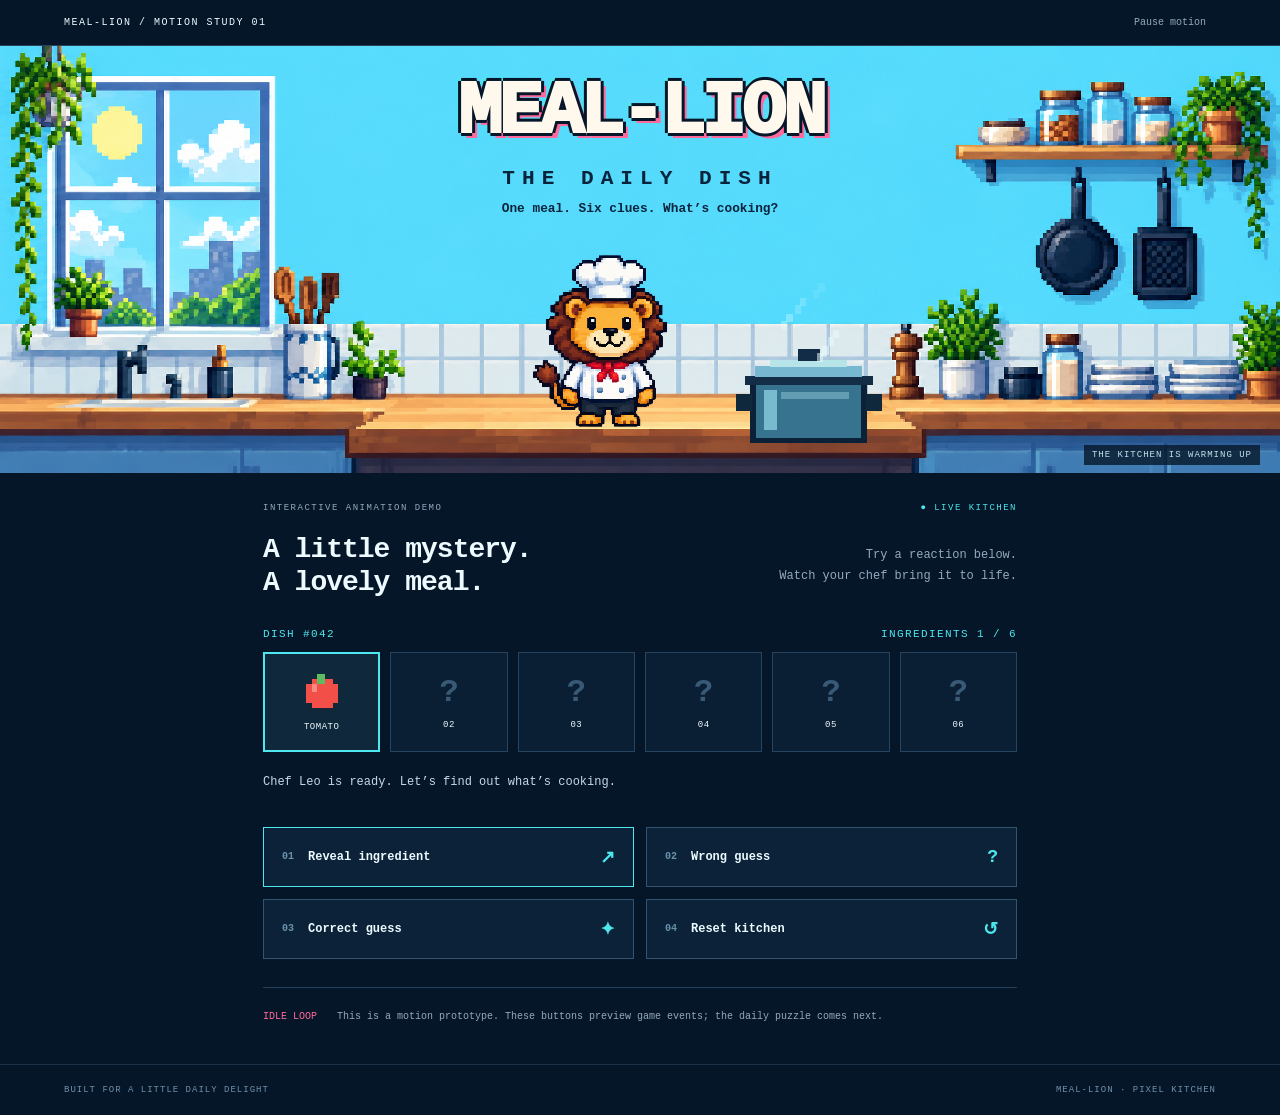
<file: reference/meal-lion-demo/index.html>
<!doctype html>
<html lang="en"><head><meta charset="utf-8"><meta name="viewport" content="width=device-width, initial-scale=1"><title>Meal-lion · Motion kitchen</title><link rel="stylesheet" href="style.css"></head>
<body><header class="topbar"><span>MEAL-LION / MOTION STUDY 01</span><button id="motion" aria-pressed="false">Pause motion</button></header>
<section class="kitchen" aria-label="Animated pixel kitchen with a lion chef"><canvas id="scene" width="1200" height="400" aria-label="Lion chef and steaming pot"></canvas><div class="brand"><h1>MEAL-LION</h1><p>THE DAILY DISH</p><span>One meal. Six clues. What’s cooking?</span></div><span class="scene-label" id="sceneLabel">THE KITCHEN IS WARMING UP</span></section>
<main><div class="eyebrow">INTERACTIVE ANIMATION DEMO <span>● LIVE KITCHEN</span></div><div class="heading"><h2>A little mystery.<br>A lovely meal.</h2><p>Try a reaction below.<br>Watch your chef bring it to life.</p></div>
<div class="clue-heading"><span>DISH #042</span><span id="count">INGREDIENTS 1 / 6</span></div><div id="clues" class="clues" aria-label="Revealed ingredients"></div>
<p class="status" id="status" aria-live="polite">Chef Leo is ready. Let’s find out what’s cooking.</p>
<div class="controls"><button data-action="ingredient"><span>01</span>Reveal ingredient <b>↗</b></button><button data-action="wrong"><span>02</span>Wrong guess <b>?</b></button><button data-action="win"><span>03</span>Correct guess <b>✦</b></button><button data-action="reset"><span>04</span>Reset kitchen <b>↺</b></button></div>
<div class="note"><span id="state">IDLE LOOP</span><p>This is a motion prototype. These buttons preview game events; the daily puzzle comes next.</p></div></main><footer>BUILT FOR A LITTLE DAILY DELIGHT <span>MEAL-LION · PIXEL KITCHEN</span></footer><script src="app.js"></script></body></html>
</file>
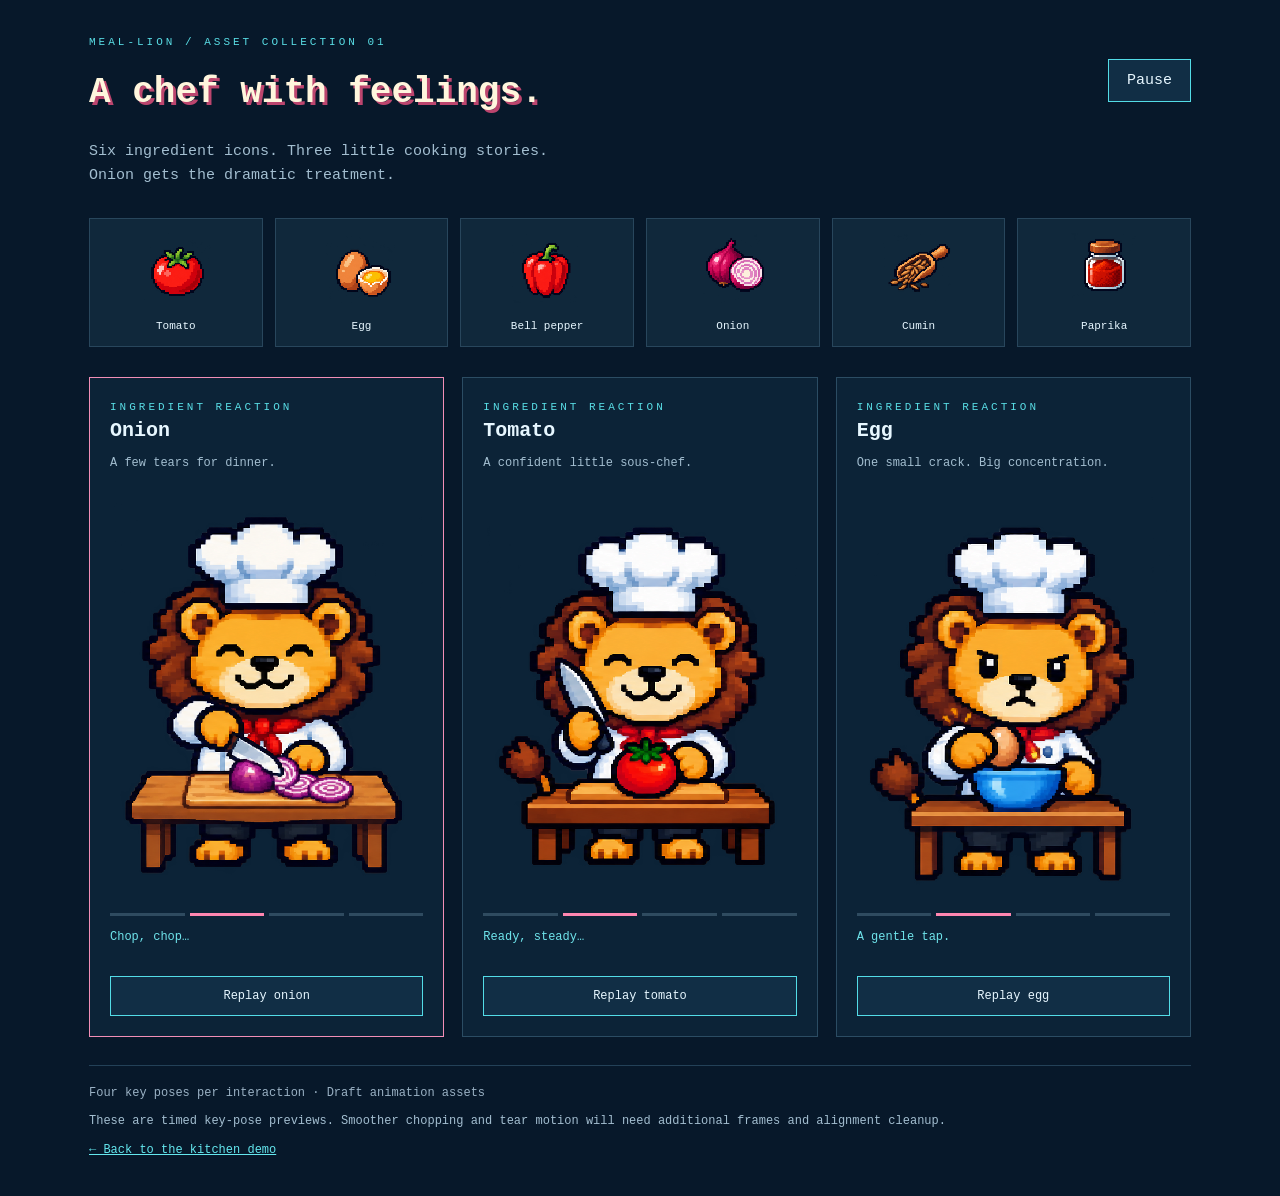
<file: reference/meal-lion-demo/ingredients.html>
<!doctype html><html lang="en"><meta charset="utf-8"><meta name="viewport" content="width=device-width,initial-scale=1"><title>Meal-lion · Ingredient reactions</title><style>
*{box-sizing:border-box}body{margin:0;background:#07182a;color:#e7f7ff;font:15px monospace}main{max-width:1150px;margin:auto;padding:36px 24px}a{color:#64e7ee}header{display:flex;justify-content:space-between;align-items:center;gap:20px}h1{font-size:36px;margin:24px 0 12px;color:#fff6dd;text-shadow:3px 3px #bc456e}p{color:#a3bed0;line-height:1.6}.eyebrow{color:#59dde5;letter-spacing:3px;font-size:11px}button{cursor:pointer;border:1px solid #53dce7;color:#e7f7ff;background:#112e45;font:inherit;padding:12px 18px}button:focus-visible{outline:3px solid #ff7ca4;outline-offset:3px}.icons{display:grid;grid-template-columns:repeat(6,1fr);gap:12px;margin:30px 0}.icon{border:1px solid #28465c;background:#10283b;padding:14px 4px;text-align:center}.icon canvas{width:70px;height:70px;max-width:100%;image-rendering:pixelated}.icon span{display:block;font-size:11px;margin-top:12px}.reactions{display:grid;grid-template-columns:repeat(3,1fr);gap:18px}article{background:#0c2337;border:1px solid #2b4c63;padding:20px}article:first-child{border-color:#f28eb6}h2{font-size:20px;margin:4px 0 0}.sprite{width:100%;aspect-ratio:3/4;background-size:400% 100%;background-repeat:no-repeat;image-rendering:pixelated}.stage{color:#6fe4eb;min-height:36px;font-size:12px}.strip{display:flex;gap:5px;margin:10px 0}.strip i{height:3px;background:#2f4b60;flex:1}.strip i.active{background:#ff86b0}footer{border-top:1px solid #234158;padding-top:20px;margin-top:28px;font-size:12px;color:#9ab1c4}article button{width:100%;font-size:12px}.sub{font-size:12px}.time{font-size:10px;color:#7d9aae}@media(max-width:700px){.reactions{grid-template-columns:1fr}.sprite{max-width:280px;margin:auto}.icons{grid-template-columns:repeat(3,1fr)}h1{font-size:28px}header{align-items:flex-start}main{padding:24px 16px}}
</style><main><header><div><div class="eyebrow">MEAL-LION / ASSET COLLECTION 01</div><h1>A chef with feelings.</h1></div><button id="pause" aria-pressed="false">Pause</button></header><p>Six ingredient icons. Three little cooking stories.<br>Onion gets the dramatic treatment.</p><div class="icons" id="icons"></div><div class="reactions" id="reactions"></div><footer>Four key poses per interaction · Draft animation assets<br><p>These are timed key-pose previews. Smoother chopping and tear motion will need additional frames and alignment cleanup.</p><a href="index.html">← Back to the kitchen demo</a></footer></main><script>
const names=['Tomato','Egg','Bell pepper','Onion','Cumin','Paprika'];const atlas=new Image();atlas.src='assets/ingredients.png';
const defs=[{id:'onion',name:'Onion',tag:'A few tears for dinner.',stages:['A very innocent onion.','Chop, chop…','Who’s cutting onions?','Just a little emotional.'],order:[0,1,2,1,2,3,3]},{id:'tomato',name:'Tomato',tag:'A confident little sous-chef.',stages:['Fresh from the garden.','Ready, steady…','Slice it nice.','Perfect slices!'],order:[0,1,2,1,2,3,3]},{id:'egg',name:'Egg',tag:'One small crack. Big concentration.',stages:['One egg, coming up.','A gentle tap.','Into the bowl!','Nailed it.'],order:[0,1,1,2,2,3,3]}];
let paused=matchMedia('(prefers-reduced-motion: reduce)').matches,last=0,elapsed=0;const pause=document.querySelector('#pause');function sync(){pause.textContent=paused?'Play':'Pause';pause.setAttribute('aria-pressed',paused)}pause.onclick=()=>{paused=!paused;sync()};sync();
const cards=defs.map(d=>{const el=document.createElement('article');el.innerHTML=`<span class="eyebrow">INGREDIENT REACTION</span><h2>${d.name}</h2><p class="sub">${d.tag}</p><div class="sprite" role="img" aria-label="Leo preparing ${d.name.toLowerCase()}"></div><div class="strip"><i></i><i></i><i></i><i></i></div><p class="stage"></p><button>Replay ${d.name.toLowerCase()}</button>`;document.querySelector('#reactions').append(el);const sprite=el.querySelector('.sprite');sprite.style.backgroundImage=`url(assets/leo-${d.id}.png)`;const card={d,el,sprite,start:0};el.querySelector('button').onclick=()=>{card.start=elapsed;paused=false;sync()};return card});
atlas.onload=()=>{names.forEach((name,i)=>{const item=document.createElement('div');item.className='icon';const c=document.createElement('canvas');c.width=c.height=128;const g=c.getContext('2d');g.imageSmoothingEnabled=false;g.drawImage(atlas,(i%3)*atlas.width/3,Math.floor(i/3)*atlas.height/2,atlas.width/3,atlas.height/2,0,0,128,128);item.append(c);const s=document.createElement('span');s.textContent=name;item.append(s);document.querySelector('#icons').append(item)})};
function tick(t){if(last&&!paused)elapsed+=Math.min(t-last,100);last=t;cards.forEach(c=>{const n=c.d.order[Math.floor((elapsed-c.start)/650)%c.d.order.length];c.sprite.style.backgroundPosition=`${n*100/3}% 0`;c.el.querySelector('.stage').textContent=c.d.stages[n];c.el.querySelectorAll('.strip i').forEach((s,i)=>s.classList.toggle('active',i===n))});requestAnimationFrame(tick)}requestAnimationFrame(tick);
</script></html>
</file>
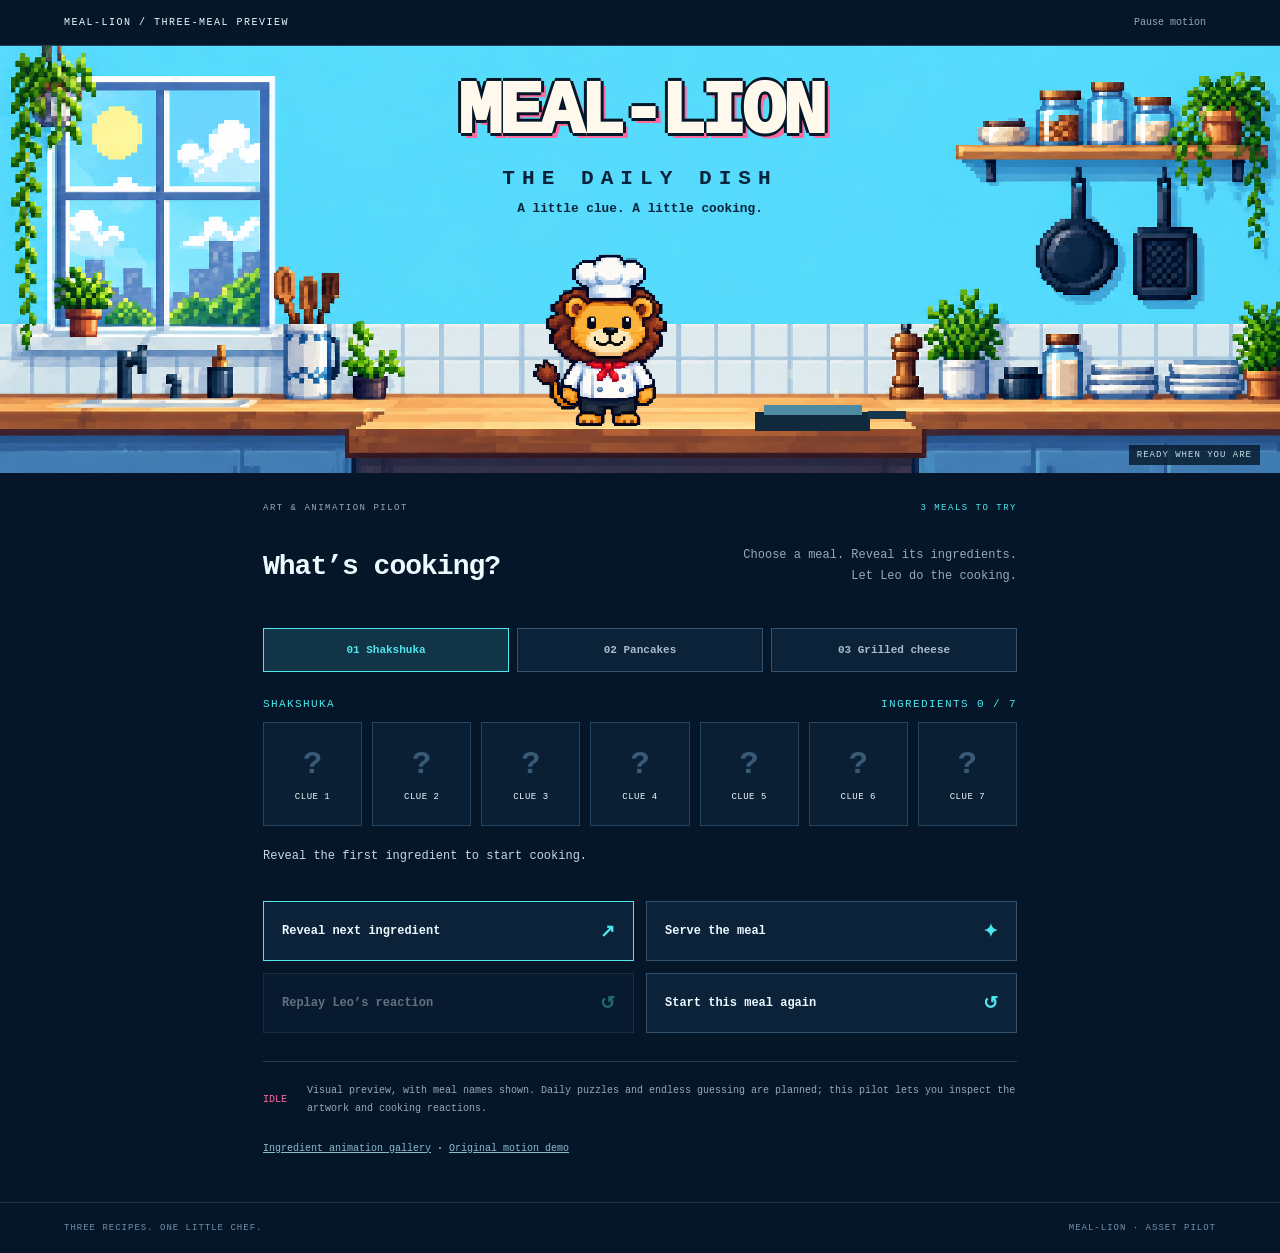
<file: reference/meal-lion-demo/pilot.html>
<!doctype html><html lang="en"><head><meta charset="utf-8"><meta name="viewport" content="width=device-width,initial-scale=1"><title>Meal-lion · Three-meal pilot</title><link rel="stylesheet" href="style.css"><link rel="stylesheet" href="pilot.css"></head><body>
<header class="topbar"><span>MEAL-LION / THREE-MEAL PREVIEW</span><button id="motion" aria-pressed="false">Pause motion</button></header>
<section class="kitchen"><canvas id="scene" width="1200" height="400" aria-label="Leo preparing ingredients in the pixel kitchen"></canvas><div class="brand"><h1>MEAL-LION</h1><p>THE DAILY DISH</p><span>A little clue. A little cooking.</span></div><span class="scene-label" id="sceneLabel">WELCOME TO THE KITCHEN</span></section>
<main><div class="eyebrow">ART & ANIMATION PILOT <span>3 MEALS TO TRY</span></div><div class="heading"><h2>What’s cooking?</h2><p>Choose a meal. Reveal its ingredients.<br>Let Leo do the cooking.</p></div>
<div class="meal-tabs" role="group" aria-label="Choose preview meal"><button data-meal="0" aria-pressed="true">01 Shakshuka</button><button data-meal="1" aria-pressed="false">02 Pancakes</button><button data-meal="2" aria-pressed="false">03 Grilled cheese</button></div>
<div class="clue-heading"><span id="dish">SHAKSHUKA</span><span id="count"></span></div><div id="clues" class="clues"></div><p id="status" class="status" aria-live="polite">Loading the kitchen artwork…</p>
<div class="controls"><button id="reveal">Reveal next ingredient <b>↗</b></button><button id="serve">Serve the meal <b>✦</b></button><button id="replay">Replay Leo’s reaction <b>↺</b></button><button id="reset">Start this meal again <b>↺</b></button></div>
<section id="result" hidden><canvas id="plate" width="240" height="240" aria-label="Finished meal"></canvas><div><span class="eyebrow">ORDER UP!</span><h2 id="resultName"></h2><p id="recipe"></p></div></section>
<div class="note"><span id="state">IDLE</span><p>Visual preview, with meal names shown. Daily puzzles and endless guessing are planned; this pilot lets you inspect the artwork and cooking reactions.</p></div><p class="links"><a href="ingredients.html">Ingredient animation gallery</a> · <a href="index.html">Original motion demo</a></p></main><footer>THREE RECIPES. ONE LITTLE CHEF.<span>MEAL-LION · ASSET PILOT</span></footer><script src="pilot.js"></script></body></html>
</file>
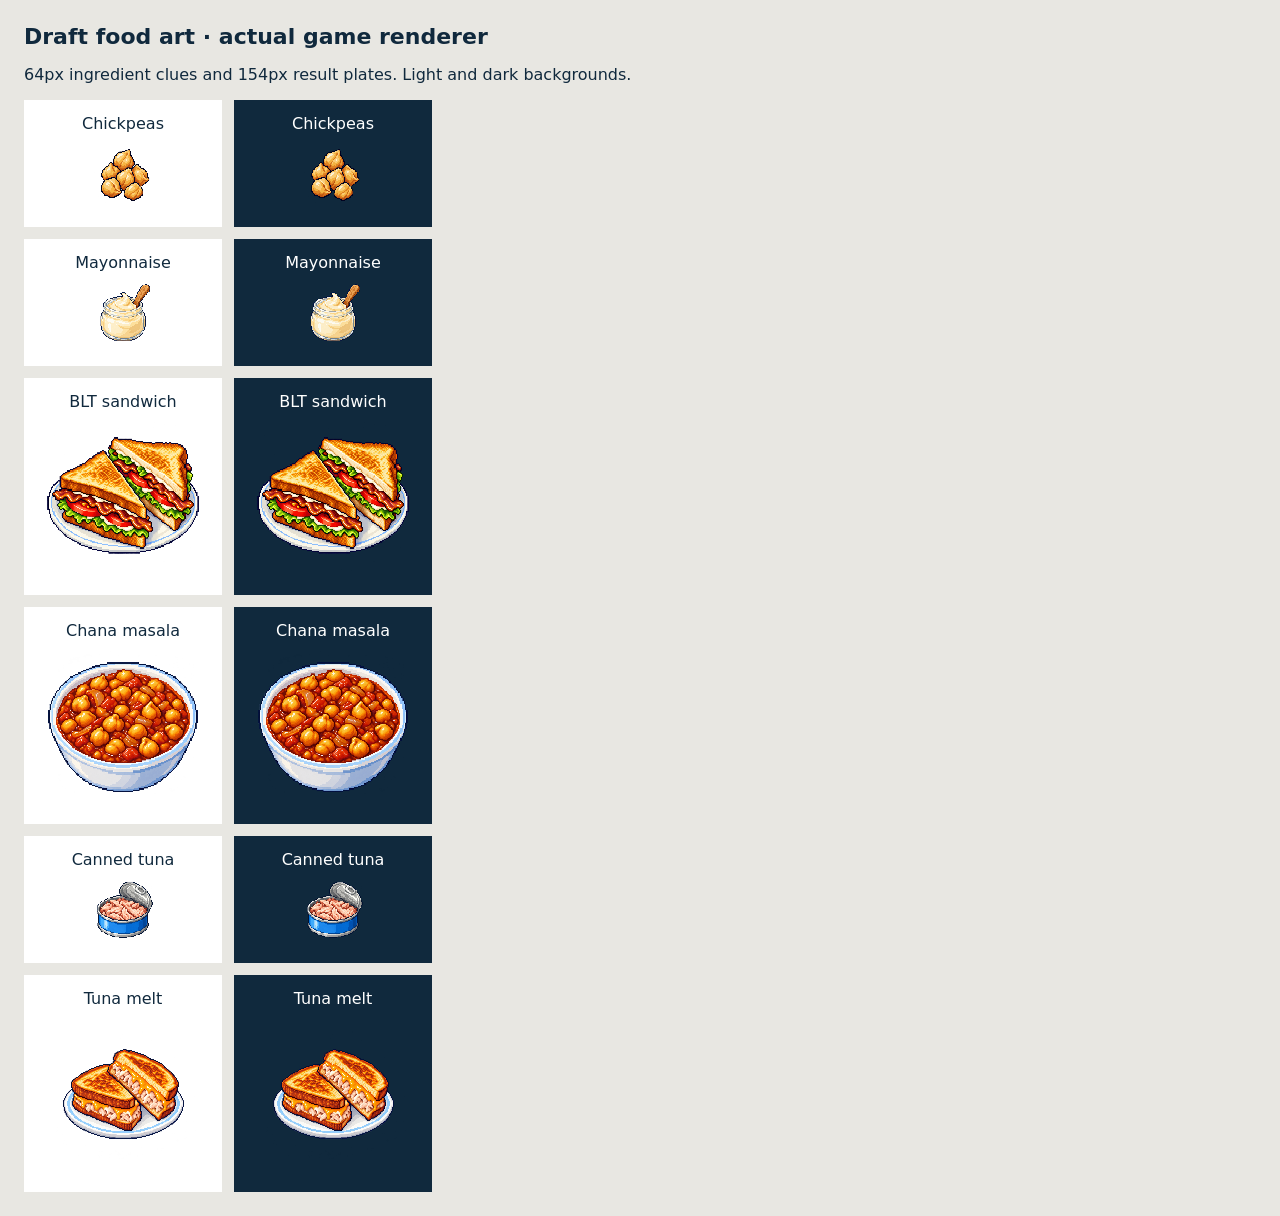
<file: assets/generated/food-2026-10-20/review.html>
<!doctype html><meta charset="utf-8"><title>Meal-lion draft artwork review</title>
<style>body{font:16px system-ui;margin:24px;background:#e8e7e2;color:#10293d}section{display:flex;gap:12px;margin:12px 0}figure{margin:0;padding:14px;width:170px;text-align:center;background:white}figure.dark{background:#10293d;color:white}canvas{display:block;margin:8px auto;image-rendering:pixelated}h1{font-size:22px}</style>
<h1>Draft food art · actual game renderer</h1><p>64px ingredient clues and 154px result plates. Light and dark backgrounds.</p><main></main>
<script type="module">
import {createArt} from '../../../game/art.mjs';
const map=await (await fetch('../../asset-map.json')).json();
const entries=[{label:'Chickpeas'},...await (await fetch('./prompts.json')).json()];
const art=createArt(map,'../../../');
const draws=[];
for(const item of entries){
 const row=document.createElement('section');document.querySelector('main').append(row);
 for(const dark of [false,true]){
  const figure=document.createElement('figure');if(dark)figure.className='dark';
  const label=document.createElement('div');label.textContent=item.name||item.label;figure.append(label);
  const c=document.createElement('canvas');c.width=c.height=item.id?154:64;figure.append(c);row.append(figure);
  draws.push(()=>item.id?art.drawMeal(c,item.id):art.drawIngredient(c,item.label));
 }
}
draws.forEach(draw=>draw());await art.settled();
window.reviewResult={draws:draws.map(draw=>draw()),failed:await art.settled()};
document.body.dataset.ready='true';
</script>
</file>
<file: game/style.css>
:root {
  --bg: #07182a; --panel: #0b2238; --panel-2: #0f2c45; --line: #1fc8dc; --line-dim: #24506a;
  --cyan: #12e4f0; --pink: #f2508f; --text: #eaf9f8; --muted: #9fbccb; --good: #39d98a; --bad: #f2508f;
  --pixel: ui-monospace, 'Cascadia Mono', 'SFMono-Regular', Menlo, Consolas, monospace;
  --body: system-ui, -apple-system, 'Segoe UI', Roboto, sans-serif;
  --gap: 12px;
  color-scheme: dark;
}
* { box-sizing: border-box; }
html, body { margin: 0; background: var(--bg); color: var(--text); font: 16px/1.45 var(--body); }
body { min-height: 100svh; }
button, input { font: inherit; color: inherit; }
button { cursor: pointer; }
button:disabled { cursor: not-allowed; opacity: .5; }
:focus-visible { outline: 3px solid #ffd38b; outline-offset: 2px; }
.sr { position: absolute; width: 1px; height: 1px; overflow: hidden; clip-path: inset(50%); white-space: nowrap; }
[hidden] { display: none !important; }

.app {
  display: grid; gap: var(--gap); padding: 12px max(12px, env(safe-area-inset-right)) max(12px, env(safe-area-inset-bottom)) max(12px, env(safe-area-inset-left));
  grid-template-columns: minmax(0, 1.65fr) minmax(320px, 1fr);
  grid-template-areas: "top top" "kitchen play" "clues play" "foot foot";
  grid-template-rows: auto auto 1fr auto;
  max-width: 1440px; margin: 0 auto; min-height: 100svh;
}
.top { grid-area: top; display: flex; align-items: center; gap: 16px; flex-wrap: wrap; padding: 4px 4px 8px; border-bottom: 1px solid var(--line-dim); }
.brand { display: flex; flex-direction: column; line-height: 1; }
.logo { font: 900 clamp(24px, 3vw, 36px)/1 var(--pixel); letter-spacing: .02em; color: #fff; text-shadow: 2px 2px 0 var(--pink), -1px -1px 0 var(--cyan); }
.tag { font: 700 11px var(--pixel); letter-spacing: .2em; text-transform: uppercase; color: var(--cyan); margin-top: 6px; }
.modes { display: flex; gap: 8px; margin: 0 auto; }
.mode { font: 700 13px var(--pixel); text-transform: uppercase; letter-spacing: .08em; padding: 10px 16px; border: 2px solid var(--line-dim); color: var(--muted); }
button.mode { background: transparent; min-height: 44px; }
.mode[aria-pressed=true] { border-color: var(--pink); color: #ffd1e2; background: rgba(242, 80, 143, .08); }
.mode.soon { opacity: .6; }
.links { display: flex; align-items: center; gap: 6px; }
.link { white-space: nowrap; background: none; border: 0; color: var(--cyan); font: 700 13px var(--pixel); text-transform: uppercase; letter-spacing: .06em; text-decoration: underline; text-underline-offset: 4px; padding: 10px 8px; min-height: 44px; }
.icon { background: none; border: 0; color: var(--cyan); font-size: 26px; min-width: 44px; min-height: 44px; }
.done { display: none; }
.music[aria-pressed=false] { color: var(--muted); }

.kitchen { grid-area: kitchen; border: 2px solid var(--line); background: var(--panel); }
.stage-wrap { line-height: 0; }
#stage { width: 100%; height: auto; aspect-ratio: 3 / 1; image-rendering: pixelated; display: block; object-fit: cover; object-position: 50% 75%; }
.caption { display: flex; align-items: center; gap: 4px; padding: 0 8px 0 16px; min-height: 48px; border-top: 1px solid var(--line-dim); }
.caption p { margin: 0 auto 0 0; font: 600 15px var(--pixel); color: #cdeff5; }

.clues-panel { grid-area: clues; border: 2px solid var(--line); background: var(--panel); padding: 10px 14px 14px; align-self: start; }
h2 { font: 800 15px var(--pixel); letter-spacing: .1em; text-transform: uppercase; color: var(--cyan); margin: 0 0 10px; }
.clues-panel h2 { text-align: center; }
.clues { list-style: none; margin: 0; padding: 0; display: grid; gap: 8px; grid-template-columns: repeat(auto-fill, minmax(92px, 1fr)); }
.clue { border: 2px solid var(--line); background: var(--panel-2); aspect-ratio: 1 / 1.08; display: flex; flex-direction: column; align-items: center; justify-content: center; gap: 2px; padding: 6px; }
.clue canvas { width: min(64px, 70%); height: auto; aspect-ratio: 1; image-rendering: pixelated; }
.clue span { font: 700 12px var(--pixel); text-transform: uppercase; text-align: center; overflow-wrap: anywhere; line-height: 1.15; }
.clue.hidden { border-color: var(--line-dim); }
.clue .q { font: 900 44px var(--pixel); color: #2d6fa0; }
/* A clue's picture appears once it has loaded; it never swaps in over a placeholder. */
.clue.fresh canvas { animation: icon-in .25s ease-out; }
@keyframes icon-in { from { opacity: 0; transform: scale(.8); } }
.clues .none { grid-column: 1 / -1; color: var(--muted); font: 600 14px var(--pixel); text-align: center; padding: 18px; border: 2px dashed var(--line-dim); }

.play { grid-area: play; display: flex; flex-direction: column; gap: var(--gap); min-width: 0; }
.round, .composer-area, .history, .result { border: 2px solid var(--line); background: var(--panel); }
.round { padding: 14px 18px; }
.eyebrow { margin: 0; font: 800 14px var(--pixel); letter-spacing: .12em; text-transform: uppercase; color: var(--cyan); }
h1 { font: 900 clamp(28px, 3.2vw, 42px)/1.1 var(--pixel); margin: 6px 0; color: #fff; text-shadow: 3px 3px 0 var(--pink); }
.progress { margin: 0; font: 800 15px var(--pixel); color: var(--cyan); text-transform: uppercase; letter-spacing: .08em; }
.progress.last { color: #ffd1e2; background: rgba(242, 80, 143, .18); border: 1px solid var(--pink); padding: 2px 8px; display: inline-block; }
.all-shown { margin: 10px 0 0; text-align: center; font: 800 13px var(--pixel); letter-spacing: .1em; text-transform: uppercase; color: #ffe3a0; border: 1px dashed #ffe3a0; padding: 6px; }

.dock { display: flex; flex-direction: column; gap: var(--gap); }
.composer { display: flex; gap: 8px; }
.combo { position: relative; flex: 1; min-width: 0; }
.search { position: absolute; left: 12px; top: 50%; transform: translateY(-50%); color: var(--muted); font-size: 22px; pointer-events: none; }
#guess { width: 100%; min-height: 52px; padding: 10px 44px 10px 42px; font-size: 17px; background: #061424; border: 2px solid var(--line); color: var(--text); border-radius: 0; }
#guess::placeholder { color: #6f93a8; }
#guess[aria-invalid=true] { border-color: var(--pink); }
.clear { position: absolute; right: 2px; top: 50%; transform: translateY(-50%); background: none; border: 0; color: var(--muted); font-size: 26px; width: 44px; height: 44px; }
.primary { background: var(--cyan); color: #04202b; border: 0; font: 900 17px var(--pixel); letter-spacing: .1em; text-transform: uppercase; padding: 0 22px; min-height: 52px; }
.primary:hover:not(:disabled) { background: #7ff4fa; }
.secondary { background: transparent; border: 2px solid var(--line); color: var(--cyan); font: 700 13px var(--pixel); letter-spacing: .08em; text-transform: uppercase; min-height: 48px; padding: 8px 14px; }
.hint { margin: -4px 0 0; color: var(--muted); font-size: 14px; }
.error { margin: -6px 0 0; color: #ff9cc0; font-weight: 600; font-size: 14px; }
.error:empty { display: none; }

.matches h2 { font-size: 13px; margin-bottom: 6px; }
#suggestions { list-style: none; margin: 0; padding: 0; display: grid; gap: 6px; max-height: 300px; overflow-y: auto; }
#suggestions li[role=option] { display: flex; align-items: center; justify-content: space-between; gap: 10px; min-height: 48px; padding: 8px 14px; border: 2px solid var(--line-dim); background: var(--panel); cursor: pointer; font-weight: 600; }
#suggestions li.active { border-color: #6aa9c4; background: var(--panel-2); }
#suggestions li[aria-selected=true] { border-color: var(--cyan); }
#suggestions li.tried { opacity: .55; cursor: not-allowed; }
.mark { width: 22px; height: 22px; border: 2px solid #6f93a8; border-radius: 50%; flex: none; display: grid; place-items: center; }
li[aria-selected=true] .mark { border-color: var(--cyan); }
li[aria-selected=true] .mark::after { content: ''; width: 10px; height: 10px; border-radius: 50%; background: var(--cyan); }
.nomatch { color: var(--muted); padding: 10px 2px; }

.history { padding: 12px 16px; flex: 1; }
#history { list-style: none; margin: 0; padding: 0; display: grid; gap: 8px; }
#history li { display: grid; grid-template-columns: 34px 1fr auto; align-items: center; gap: 10px; border: 2px solid var(--line-dim); padding: 10px 12px; background: var(--panel-2); }
#history .n { font: 800 18px var(--pixel); color: var(--muted); }
#history .name { font-weight: 700; font-size: 17px; }
.badge { font: 800 12px var(--pixel); text-transform: uppercase; letter-spacing: .08em; padding: 4px 8px; border: 1px solid; }
.wrong .badge { color: #ff9cc0; border-color: var(--bad); }
.skip .badge { color: var(--muted); border-color: var(--line-dim); }
.right { border-color: var(--good) !important; }
.right .badge { color: #9ff3c6; border-color: var(--good); }
.empty, .note { color: var(--muted); font-size: 14px; margin: 6px 0 0; }
.note { border-top: 1px solid var(--line-dim); padding-top: 10px; margin-top: 12px; }

.result { padding: 16px; display: flex; gap: 16px; align-items: center; border-color: var(--pink); }
.result:focus { outline: none; }
.result:focus-visible { outline: 3px solid #ffd38b; }
#plate { width: 132px; height: 132px; image-rendering: pixelated; flex: none; }
#plate.appear { animation: icon-in .25s ease-out; }
.result h2 { font-size: 26px; color: #fff; text-transform: none; letter-spacing: 0; margin: 4px 0; }
.result p { margin: 4px 0; }
.full { color: var(--muted); font-size: 14px; }
.result-actions { display: flex; flex-wrap: wrap; gap: 8px; margin-top: 10px; }

.streak, .countdown { white-space: nowrap; }
.streak { font: 800 14px var(--pixel); color: #ffd38b; letter-spacing: .08em; text-transform: uppercase; }
.streak:empty, .streak-line:empty { display: none; }
.streak::before { content: '🔥 '; }
.streak-line { font: 700 14px var(--pixel); color: #ffd38b; }
.countdown { font: 800 14px var(--pixel); color: var(--cyan); letter-spacing: .08em; text-transform: uppercase; }
.countdown:empty { display: none; }
.build { margin-left: auto; }
.small-btn { min-height: 44px; font-size: 13px; padding: 0 14px; }
.next-dish { font: 700 14px var(--pixel); color: var(--cyan); }
.next-dish:empty { display: none; }
.foot { grid-area: foot; display: flex; align-items: center; justify-content: space-between; gap: 12px; color: var(--muted); font-size: 13px; border-top: 1px solid var(--line-dim); padding-top: 4px; }

dialog { background: var(--panel); color: var(--text); border: 2px solid var(--line); max-width: min(440px, calc(100vw - 32px)); padding: 20px; }
dialog::backdrop { background: rgba(2, 10, 20, .7); }
dialog ul { padding-left: 20px; }
dialog li { margin: 6px 0; }
.opt { display: flex; gap: 12px; align-items: flex-start; padding: 10px 0; border-bottom: 1px solid var(--line-dim); cursor: pointer; }
.opt input { width: 22px; height: 22px; margin-top: 2px; accent-color: var(--cyan); flex: none; }
.opt small { display: block; color: var(--muted); font-size: 13px; }
.small { color: var(--muted); font-size: 13px; }
dialog .primary { width: 100%; margin-top: 8px; }

@media (prefers-reduced-motion: reduce) { * { scroll-behavior: auto !important; } .clue.fresh canvas, #plate.appear { animation: none; } }

/* ---------- phone / narrow ---------- */
@media (max-width: 760px) {
  .app { grid-template-columns: minmax(0, 1fr); grid-template-areas: "top" "kitchen" "clues" "play" "foot"; grid-template-rows: none; gap: 10px; padding-top: max(8px, env(safe-area-inset-top)); }
  .top { gap: 6px 10px; padding-bottom: 6px; }
  .modes { order: 3; width: 100%; margin: 0; }
  .mode { flex: 1; text-align: center; padding: 8px 4px; font-size: 11px; }
  .links { margin-left: auto; }
  .tag { display: none; }
  .clues { grid-template-columns: repeat(auto-fill, minmax(62px, 1fr)); gap: 6px; }
  .clue { aspect-ratio: auto; height: 76px; padding: 4px; }
  .clue canvas { width: 40px; }
  .clue span { font-size: 10px; }
  .clue .q { font-size: 30px; }
  .clues-panel { padding: 8px 10px 10px; }
  #stage { aspect-ratio: 16 / 10; object-position: 47% 80%; }
  .caption { padding-left: 12px; }
  .caption p { font-size: 14px; }
  .caption .link { padding: 10px 6px; font-size: 12px; }
  .round { padding: 10px 14px; display: flex; flex-wrap: wrap; align-items: baseline; justify-content: space-between; gap: 4px 12px; }
  .round h1 { display: none; }
  /* Browsing: guesses first, composer at the bottom like the approved mobile mockup. */
  .history { order: 2; }
  /* The dock stays pinned to the bottom of the screen while browsing. */
  .dock { order: 3; position: sticky; bottom: 0; z-index: 2; background: var(--bg); gap: 8px; margin: 0 -2px; padding: 8px 2px max(8px, env(safe-area-inset-bottom)); border-top: 1px solid var(--line-dim); }
  .hint { display: none; }
  #skipBtn { min-height: 44px; }
  .result { order: 1; flex-direction: column; text-align: center; }
  .result-actions { justify-content: center; }
  .foot { flex-direction: column; align-items: flex-start; }
  .build { margin-left: 0; }

  /* Typing: pin the app to the visual viewport so the composer sits above the keyboard. */
  body.typing { overflow: hidden; }
  body.typing .app { position: fixed; left: 0; right: 0; top: var(--vvtop, 0px); height: var(--vvh, 100svh); min-height: 0; display: flex; flex-direction: column; overflow: hidden; gap: 8px; padding-bottom: 8px; }
  body.typing .modes, body.typing .links > :not(.done), body.typing .history, body.typing .foot, body.typing #skipBtn, body.typing .caption .link { display: none; }
  body.typing .done { display: inline-block; text-decoration: none; font-size: 16px; }
  body.typing .top { flex: none; padding: 0; min-height: 44px; }
  body.typing .kitchen { display: flex; align-items: center; flex: none; }
  body.typing .stage-wrap { width: 46%; flex: none; }
  body.typing #stage { height: 52px; aspect-ratio: auto; }
  body.typing .caption { border-top: 0; min-height: 52px; padding: 0 10px; }
  body.typing .caption p { font-size: 13px; }
  body.typing .clues-panel { padding: 6px 10px; flex: none; align-self: stretch; min-width: 0; }
  body.typing .clues-panel h2 { text-align: left; font-size: 12px; margin-bottom: 4px; }
  body.typing .clues { display: flex; overflow-x: auto; gap: 6px; }
  body.typing .clue { flex: none; width: 66px; aspect-ratio: auto; height: 66px; padding: 4px; }
  body.typing .clue canvas { width: 34px; }
  body.typing .clue span { font-size: 10px; }
  body.typing .clue .q { font-size: 26px; }
  body.typing .all-shown { margin-top: 4px; padding: 2px; font-size: 11px; }
  body.typing .play { flex: 1; min-height: 0; gap: 6px; }
  body.typing .round { flex: none; padding: 6px 12px; }
  body.typing .dock { flex: 1; min-height: 0; position: static; border-top: 0; padding: 0; }
  body.typing .hint { display: block; position: absolute; width: 1px; height: 1px; overflow: hidden; clip-path: inset(50%); }
  body.typing .matches { flex: 1; min-height: 0; overflow-y: auto; }
  body.typing #suggestions { max-height: none; }
  body.typing .composer { order: 5; flex: none; }
  /* The keyboard can leave only 300–400px. Reserve that space for choices and entry. */
  body.typing.short-viewport .kitchen { display: none; }
  body.typing.short-viewport .clues-panel { padding: 4px 6px; }
  body.typing.short-viewport .clues-panel h2 { position: absolute; width: 1px; height: 1px; overflow: hidden; clip-path: inset(50%); }
  body.typing.short-viewport .clue { flex-direction: row; width: auto; max-width: 180px; height: 44px; gap: 6px; padding: 4px 8px; }
  body.typing.short-viewport .clue canvas { width: 28px; flex: none; }
  body.typing.short-viewport .clue span { font-size: 11px; }
  body.typing.short-viewport .round { padding: 4px 8px; }
  body.typing.short-viewport .round .eyebrow { display: none; }
  body.typing .matches { overscroll-behavior-y: contain; touch-action: pan-y; }
}
</file>
<file: reference/meal-lion-demo/style.css>
:root{color-scheme:dark;--cyan:#4de7ed;--ink:#061629;--pink:#ff699c;--muted:#93aabe}*{box-sizing:border-box}body{margin:0;background:var(--ink);color:#edfaff;font-family:'Courier New',monospace}.topbar{height:46px;display:flex;align-items:center;justify-content:space-between;padding:0 5%;font-size:10px;letter-spacing:1.5px;border-bottom:1px solid #26415a}.topbar button{background:none;border:0;color:var(--muted);font:inherit;padding:10px;cursor:pointer}.kitchen{position:relative;width:100%;max-height:500px;overflow:hidden;background:#49d0eb;aspect-ratio:3/1}canvas{display:block;width:100%;height:100%;image-rendering:pixelated}.brand{position:absolute;top:7%;left:25%;width:50%;text-align:center;color:#09233c;pointer-events:none}.brand h1{font-size:clamp(27px,5.8vw,88px);font-weight:1000;letter-spacing:-4px;margin:0;line-height:1;color:#fff8ed;text-shadow:3px 0 #061629,-3px 0 #061629,0 3px #061629,0 -3px #061629,5px 5px var(--pink),-4px -3px var(--cyan)}.brand p{font-size:clamp(10px,1.65vw,23px);font-weight:bold;letter-spacing:7px;margin:16px 0 9px}.brand>span{font-size:clamp(8px,1vw,14px);font-weight:bold}.scene-label{position:absolute;right:20px;bottom:8px;background:#071729cb;color:#bee2e7;font-size:9px;padding:5px 8px;letter-spacing:1px}main{max-width:810px;margin:0 auto;padding:30px 28px 38px}.eyebrow{font-size:9px;letter-spacing:1.5px;color:var(--muted);display:flex;justify-content:space-between}.eyebrow span{color:var(--cyan)}.heading{display:flex;justify-content:space-between;align-items:center;margin:20px 0 28px}h2{font-size:28px;line-height:1.18;margin:0;letter-spacing:-1px}.heading p{color:var(--muted);font-size:12px;line-height:1.8;text-align:right}.clue-heading{display:flex;justify-content:space-between;font-size:11px;letter-spacing:1.4px;margin-bottom:12px;color:var(--cyan)}.clues{display:grid;grid-template-columns:repeat(6,1fr);gap:10px}.clue{border:1px solid #25445f;height:100px;display:flex;flex-direction:column;align-items:center;justify-content:center;gap:9px;background:#0a1e34;position:relative}.clue.revealed{border:2px solid var(--cyan);background:#10283c}.clue canvas{width:42px;height:42px}.clue .unknown{color:#395a76;font-size:32px;font-weight:bold}.clue small{font-size:9px;letter-spacing:.5px}.status{min-height:35px;color:#c5d8e7;font-size:12px;line-height:1.7;margin:20px 0}.controls{display:grid;grid-template-columns:1fr 1fr;gap:12px}.controls button{font: bold 12px 'Courier New',monospace;text-align:left;background:#0b2238;border:1px solid #34536e;padding:18px;color:#edfaff;cursor:pointer;display:flex;gap:14px;align-items:center}.controls button:first-child{border-color:var(--cyan)}.controls button span{color:#6d91ad;font-size:10px}.controls button b{margin-left:auto;color:var(--cyan);font-size:18px}.controls button:hover{background:#183950;border-color:var(--cyan)}button:focus-visible{outline:3px solid var(--pink);outline-offset:4px}.controls button:disabled{opacity:.4;cursor:default}.note{display:flex;align-items:center;gap:20px;border-top:1px solid #234058;margin-top:28px;padding-top:20px}.note>span{white-space:nowrap;color:var(--pink);font-size:10px}.note p{font-size:10px;color:var(--muted);line-height:1.8;margin:0}footer{border-top:1px solid #1c334a;padding:20px 5%;font-size:9px;letter-spacing:1px;color:#7190aa;display:flex;justify-content:space-between}@media(min-width:1600px){.kitchen{aspect-ratio:auto;height:500px}}@media(max-width:600px){.topbar{padding:0 16px;font-size:8px}.kitchen{aspect-ratio:1.5}.kitchen>canvas{width:200%;max-width:none;transform:translateX(-25%)}.brand{left:7%;width:86%;top:10%}.brand h1{font-size:48px;letter-spacing:-3px}.brand p{font-size:14px;letter-spacing:4px;margin-top:13px}.brand>span{font-size:9px}.scene-label{font-size:7px;right:6px}main{padding:24px 16px}.heading{margin:24px 0}.heading h2{font-size:24px}.heading p{display:none}.eyebrow{font-size:8px;letter-spacing:.5px}.clues{gap:5px}.clue{height:78px}.clue small{font-size:7px;letter-spacing:0}.clue canvas{width:32px;height:32px}.controls button{font-size:10px;padding:15px 10px;gap:7px}.note{gap:12px}footer{font-size:8px}footer span{display:none}}
</file>
<file: reference/meal-lion-demo/pilot.css>
.meal-tabs{display:flex;gap:8px;margin:0 0 26px}.meal-tabs button{flex:1;cursor:pointer;border:1px solid #34536e;background:#0b2238;color:#a7bdcf;font:bold 11px 'Courier New',monospace;padding:15px 8px}.meal-tabs button[aria-pressed=true]{border-color:#4de7ed;color:#4de7ed;background:#123447}.clues{grid-template-columns:repeat(auto-fit,minmax(82px,1fr))}.clue canvas{width:56px;height:56px}.clue{height:104px}.clue small{text-align:center;font-size:9px}#result{margin-top:28px;border:1px solid #4de7ed;background:#0d2a3b;padding:20px;display:flex;align-items:center;gap:24px}#result[hidden]{display:none}#plate{width:180px;height:180px;flex:none}#result h2{margin:12px 0;text-transform:capitalize}#result p{color:#a8c4d2;font-size:12px;line-height:1.8}.links{font-size:10px;margin-top:25px}.links a{color:#8abdcf}@media(max-width:600px){.meal-tabs{gap:5px}.meal-tabs button{font-size:9px;padding:13px 5px}.clues{grid-template-columns:repeat(4,1fr)}#result{display:block;text-align:center}#plate{margin:auto}.heading{margin-bottom:20px}}
</file>
